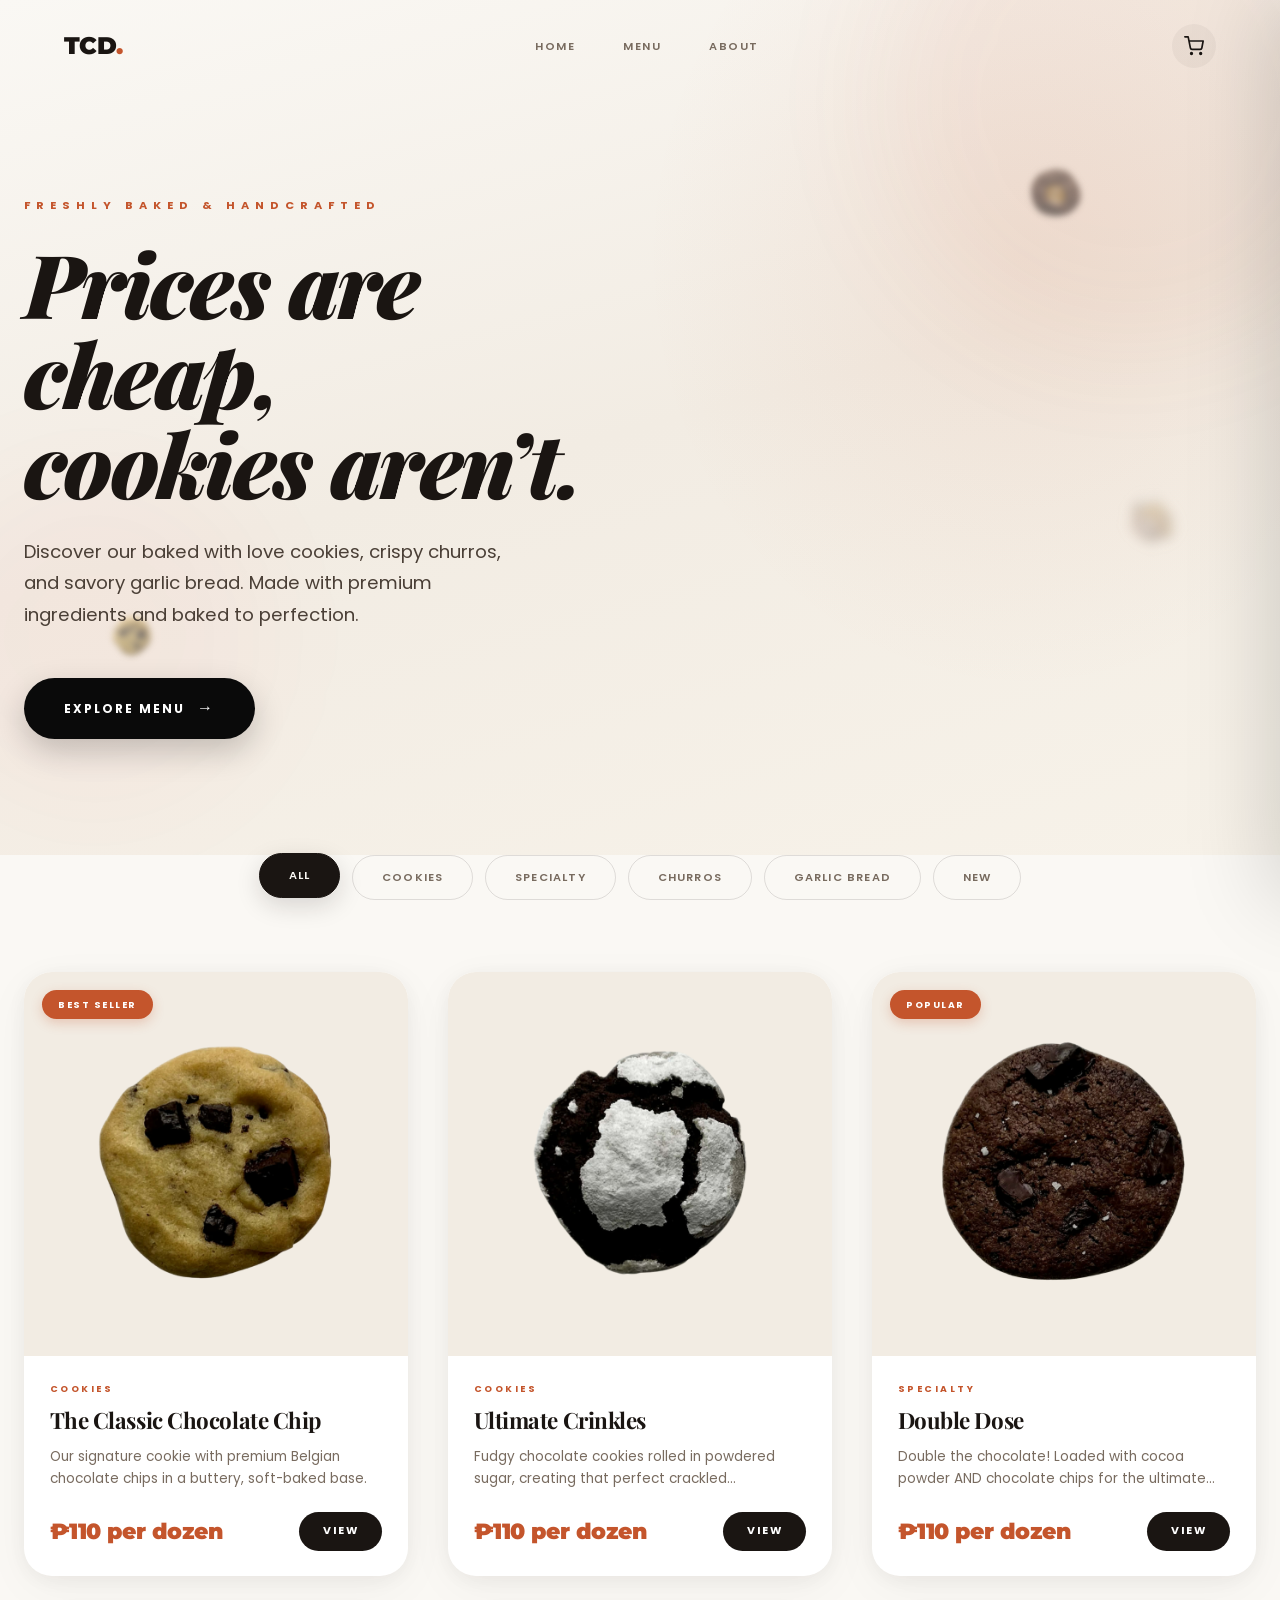
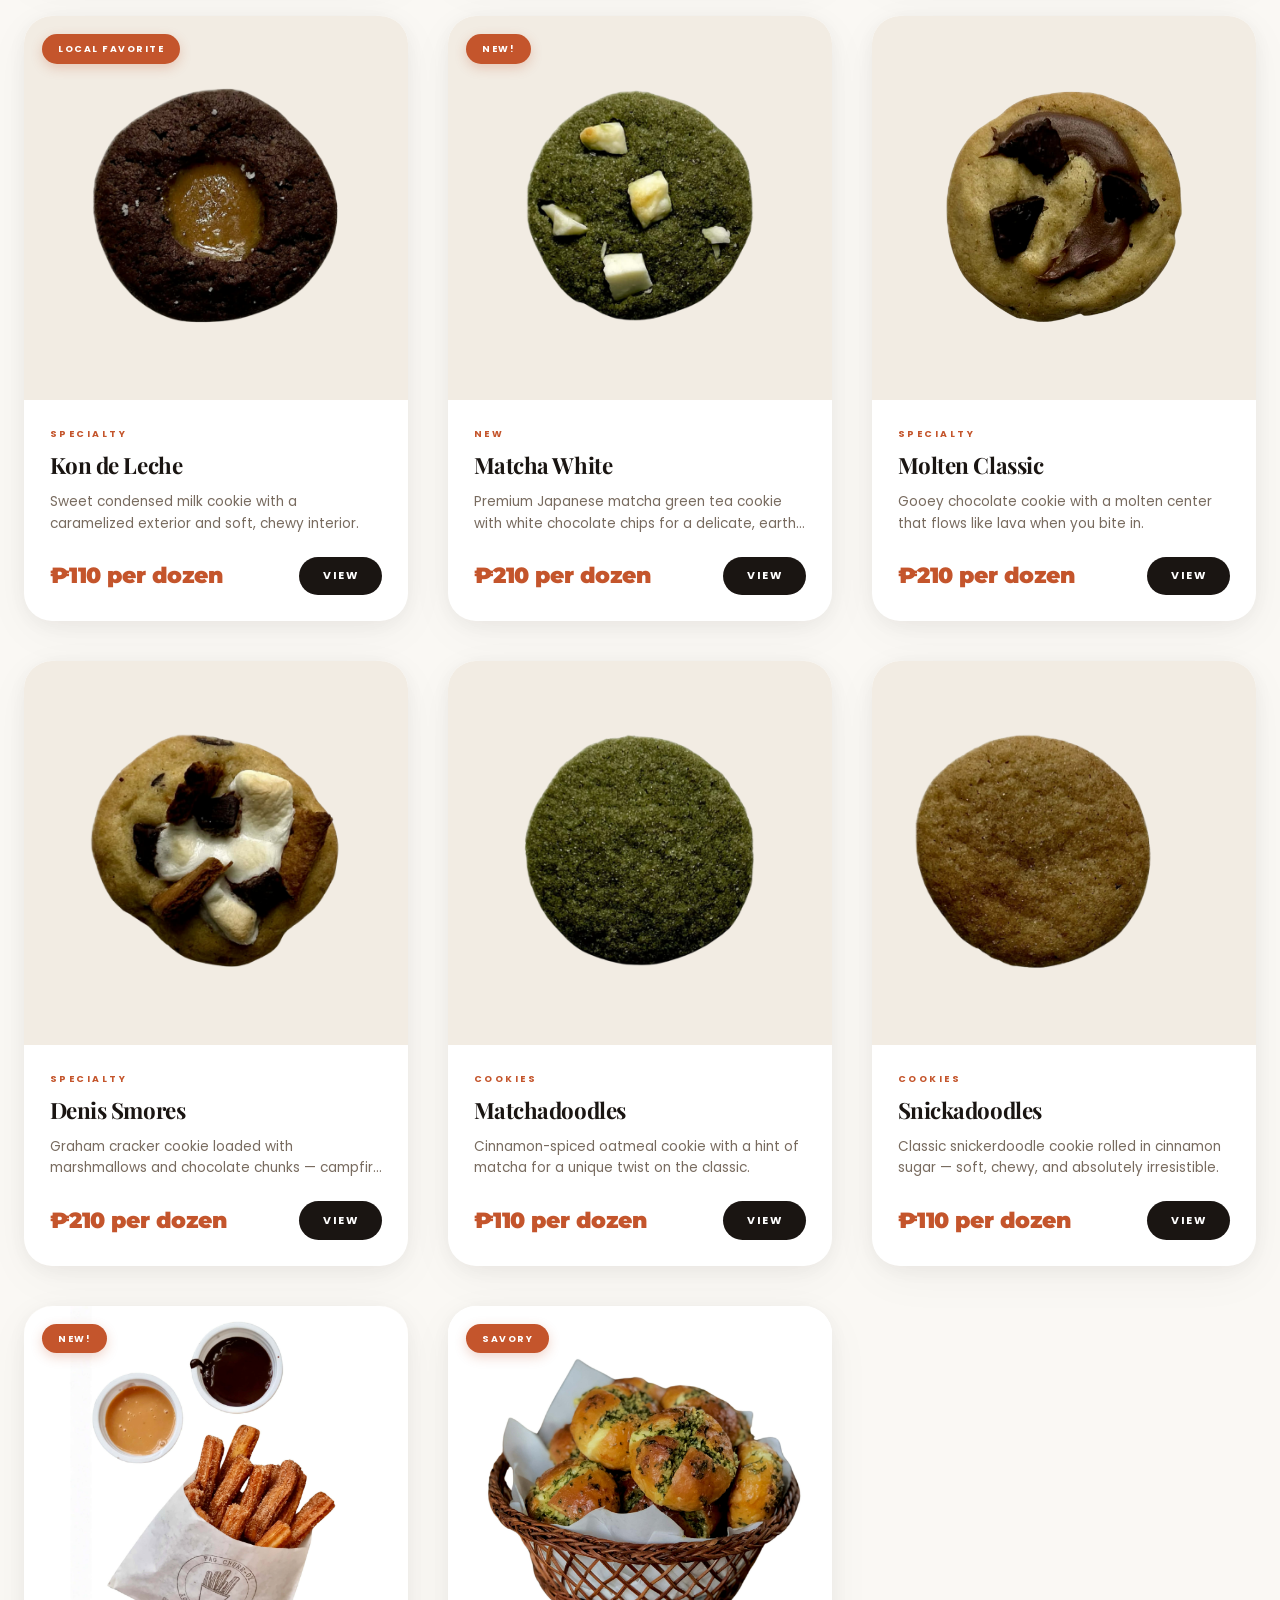
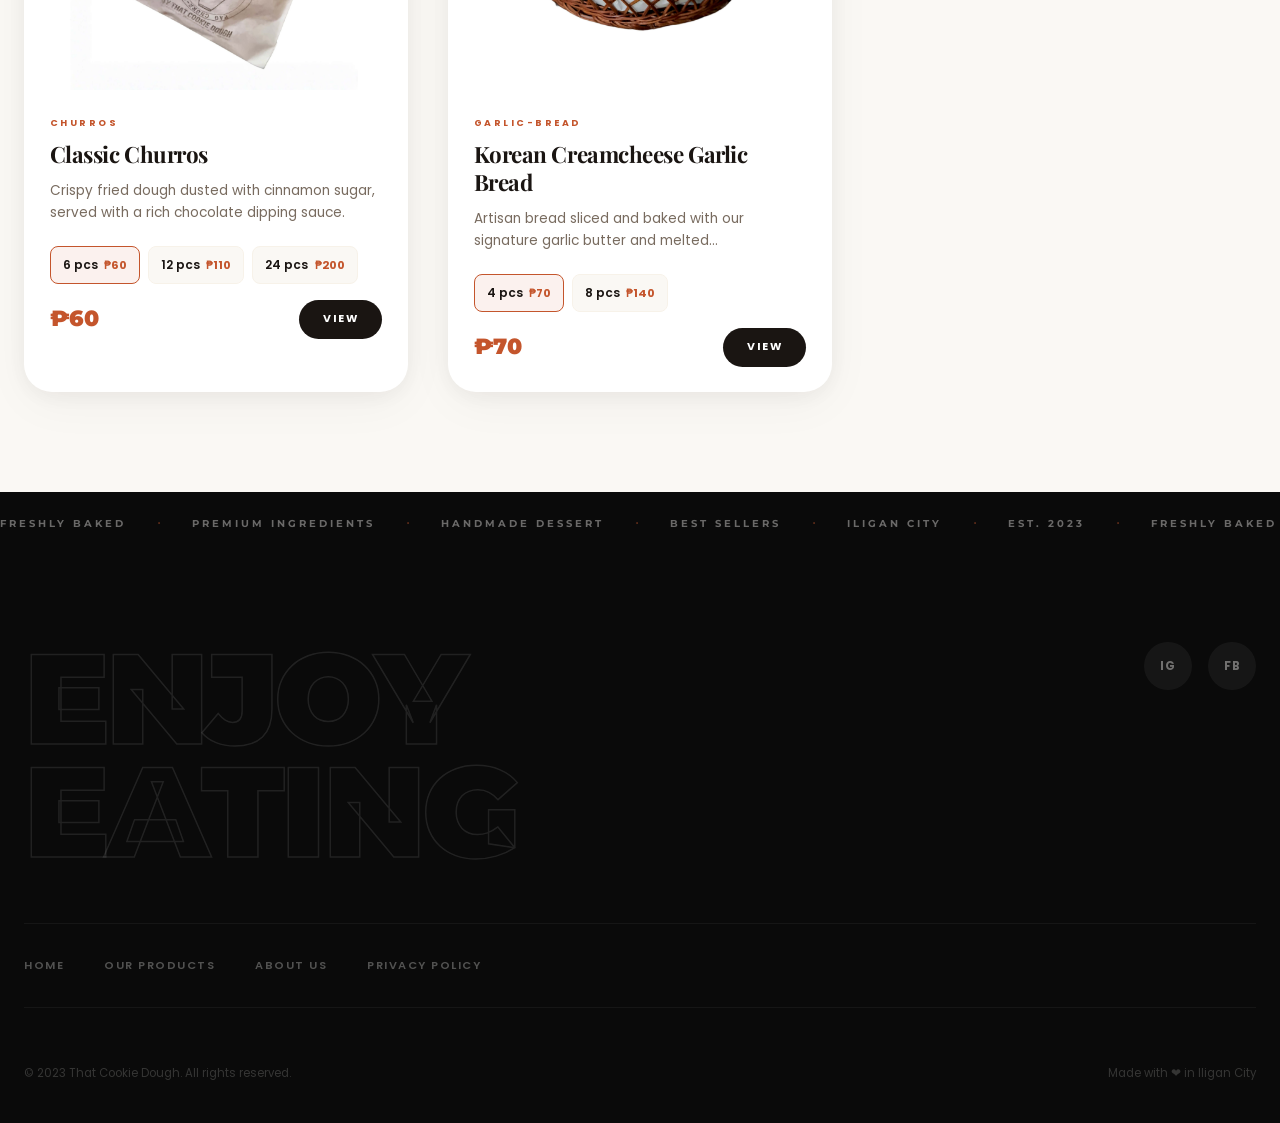
<file: pages/product.html>
<!DOCTYPE html>
<html lang="en">
<head>
  <meta charset="UTF-8" />
  <meta name="viewport" content="width=device-width, initial-scale=1.0, viewport-fit=cover" />
  <title>Menu — That Cookie Dough</title>

  <link rel="preconnect" href="https://fonts.googleapis.com" />
  <link rel="preconnect" href="https://fonts.gstatic.com" crossorigin />
  <link href="https://fonts.googleapis.com/css2?family=Montserrat:wght@700;900&family=Poppins:wght@400;600;700&family=Playfair+Display:ital,wght@0,400;0,700;0,900;1,400;1,700&display=swap" rel="stylesheet" />
<link rel="stylesheet" href="../styles/product.css">
  
</head>
<body>

  <!-- NAV -->
  <nav class="nav-bar" id="main-nav" aria-label="Main navigation">
    <a href="homepage.html" class="logo">TCD<span class="logo-dot">.</span></a>
    <div class="nav-links">
      <a href="homepage.html" class="nav-link">Home</a>
      <a href="product.html" class="nav-link">Menu</a>
      <a href="#" class="nav-link">About</a>
    </div>
    <div class="nav-right">
      <button class="cart-icon-btn" id="cart-toggle" aria-label="Open cart">
        <svg width="20" height="20" viewBox="0 0 24 24" fill="none" stroke="currentColor" stroke-width="2" stroke-linecap="round" stroke-linejoin="round" aria-hidden="true">
          <circle cx="9" cy="21" r="1"/><circle cx="20" cy="21" r="1"/>
          <path d="M1 1h4l2.68 13.39a2 2 0 0 0 2 1.61h9.72a2 2 0 0 0 2-1.61L23 6H6"/>
        </svg>
        <span class="cart-count" id="cart-count">0</span>
      </button>
    </div>
  </nav>

  <!-- HERO SECTION -->
  <section class="hero-section" id="hero">
    <div class="hero-bg-elements" id="parallax-bg">
      <div class="floating-orb orb-1"></div>
      <div class="floating-orb orb-2"></div>
      <img src="../public/images/pictures/kon de leche.png" class="hero-float-img float-1" alt="" aria-hidden="true" onerror="this.src='https://images.unsplash.com/photo-1499636136210-6f4ee915583e?q=80&w=200&auto=format&fit=crop'" />
      <img src="../public/images/pictures/10.png" class="hero-float-img float-2" alt="" aria-hidden="true" onerror="this.src='https://images.unsplash.com/photo-1558961363-fa8fdf82db35?q=80&w=200&auto=format&fit=crop'" />
      <img src="../public/images/pictures/9.png" class="hero-float-img float-3" alt="" aria-hidden="true" onerror="this.style.display='none'" />
    </div>
    <div class="container hero-container">
      <div class="hero-content">
        <p class="hero-eyebrow">Freshly Baked & Handcrafted</p>
        <h1 class="hero-title">Prices are cheap,<br/>cookies aren’t.</h1>
        <p class="hero-subtitle">Discover our  baked with love cookies, crispy churros, and savory garlic bread. Made with premium ingredients and baked to perfection.</p>
        <a href="#products-grid" class="hero-cta" id="hero-cta">Explore Menu</a>
      </div>
      
    </div>
  </section>

  <!-- FILTER SECTION -->
  <section class="filter-section">
    <div class="container">
      <div class="filter-bar">
        <button class="filter-btn active" data-filter="all">All</button>
        <button class="filter-btn" data-filter="cookies">Cookies</button>
        <button class="filter-btn" data-filter="specialty">Specialty</button>
        <button class="filter-btn" data-filter="churros">Churros</button>
        <button class="filter-btn" data-filter="garlic-bread">Garlic Bread</button>
        <button class="filter-btn" data-filter="new">New</button>
      </div>
    </div>
  </section>

  <!-- PRODUCTS GRID -->
  <section class="products-section">
    <div class="container">
      <div class="products-grid" id="products-grid">
        <!-- Products will be injected via JavaScript -->
      </div>
    </div>
  </section>

  <!-- MARQUEE STRIP -->
  <div class="marquee-strip" aria-hidden="true">
    <div class="marquee-strip-track">
      <div class="marquee-strip-content">
        <span>Freshly Baked</span><span class="ms-dot">·</span>
        <span>Premium Ingredients</span><span class="ms-dot">·</span>
        <span>Handmade Dessert</span><span class="ms-dot">·</span>
        <span>Best Sellers</span><span class="ms-dot">·</span>
        <span>Iligan City</span><span class="ms-dot">·</span>
        <span>Est. 2023</span><span class="ms-dot">·</span>
        <span>Freshly Baked</span><span class="ms-dot">·</span>
        <span>Premium Ingredients</span><span class="ms-dot">·</span>
        <span>Handmade Dessert</span><span class="ms-dot">·</span>
        <span>Best Sellers</span><span class="ms-dot">·</span>
        <span>Iligan City</span><span class="ms-dot">·</span>
        <span>Est. 2023</span><span class="ms-dot">·</span>
      </div>
    </div>
  </div>

  <!-- FOOTER -->
  <footer id="footer">
    <div class="container">
      <div class="footer-top">
        <div>
          <div class="footer-enjoy">ENJOY</div>
          <div class="footer-enjoy">EATING</div>
        </div>
        <div class="footer-socials">
          <a href="https://www.instagram.com/that.cookie.dough.iligan" class="social-btn" aria-label="Instagram" target = "_blank">IG</a>
          <a href="https://web.facebook.com/ThatCookieDoughIligan" class="social-btn" aria-label="Facebook" target = "_blank">FB</a>
        </div>
      </div>
      <nav class="footer-links" aria-label="Footer navigation">
        <a class="footer-link" href="homepage.html">Home</a>
        <a class="footer-link" href="product.html">Our Products</a>
        <a class="footer-link" href="#">About Us</a>
        <a class="footer-link" href="#">Privacy Policy</a>
      </nav>
      <div class="footer-bottom">
        <p>© 2023 That Cookie Dough. All rights reserved.</p>
        <p>Made with ❤ in Iligan City</p>
      </div>
    </div>
  </footer>

  <!-- CART PANEL -->
  <div class="cart-overlay" id="cart-overlay" aria-hidden="true"></div>

  <aside class="cart-panel" id="cart-panel" aria-label="Shopping cart">
    <div class="cart-panel-header">
      <h2 class="cart-panel-title">Your Cart</h2>
      <button class="cart-close-btn" id="cart-close" aria-label="Close cart">✕</button>
    </div>
    <div class="cart-items" id="cart-items">
      <div class="cart-empty" id="cart-empty">
        <span class="cart-empty-icon">🛒</span>
        <p>Your cart is empty.</p>
        <p class="cart-empty-sub">Add some treats to get started!</p>
      </div>
    </div>
    <div class="cart-footer" id="cart-footer">
      <div class="cart-total-row">
        <span>Total</span>
        <span class="cart-total-amount" id="cart-total">₱0</span>
      </div>
      <button class="btn-checkout" id="btn-checkout">Proceed to Checkout</button>
    </div>
  </aside>

  <div class="add-feedback-wrap" id="add-feedback-wrap" aria-live="polite"></div>

  <!-- SCRIPTS -->
  <script>
    (function() {
      'use strict';

      // Product Data - matches PRODUCT_MEDIA_REGISTRY from productinfo.html
      const products = [
        {
          id: 'classic',
          name: 'The Classic Chocolate Chip',
          price: 110,
          category: 'cookies',
          desc: 'Our signature cookie with premium Belgian chocolate chips in a buttery, soft-baked base.',
          images: "/../public/images/pictures/theclassic.png",
          badge: 'Best Seller'
        },
        {
          id: 'crinkles',
          name: 'Ultimate Crinkles',
          price: 110,
          category: 'cookies',
          desc: 'Fudgy chocolate cookies rolled in powdered sugar, creating that perfect crackled appearance.',
          images: "/../public/images/pictures/crinkle.png",
          badge: null
        },
        {
          id: 'double',
          name: 'Double Dose',
          price: 110,
          category: 'specialty',
          desc: 'Double the chocolate! Loaded with cocoa powder AND chocolate chips for the ultimate chocolate experience.',
          images: "/../public/images/pictures/doubledose.png",
          badge: 'Popular'
        },
        {
          id: 'kon-de-leche',
          name: 'Kon de Leche',
          price: 110,
          category: 'specialty',
          desc: 'Sweet condensed milk cookie with a caramelized exterior and soft, chewy interior.',
          images: '../public/assets/pictures/kon de leche.png',
          badge: 'Local Favorite'
        },
        {
          id: 'matcha-white',
          name: 'Matcha White',
          price: 210,
          category: 'new',
          desc: 'Premium Japanese matcha green tea cookie with white chocolate chips for a delicate, earthy sweetness.',
          images: '../public/assets/pictures/matcha white.png',
          badge: 'New!'
        },
        {
          id: 'molten-classic',
          name: 'Molten Classic',
          price: 210,
          category: 'specialty',
          desc: 'Gooey chocolate cookie with a molten center that flows like lava when you bite in.',
          images: "/../public/images/pictures/molten.png",
          badge: null
        },
        {
          id: 'denis-smores',
          name: 'Denis Smores',
          price: 210,
          category: 'specialty',
          desc: 'Graham cracker cookie loaded with marshmallows and chocolate chunks — campfire vibes in every bite.',
          images: '../public/assets/pictures/denis smores.png',
          badge: null
        },
        {
          id: 'matchadoodles',
          name: 'Matchadoodles',
          price: 110,
          category: 'cookies',
          desc: 'Cinnamon-spiced oatmeal cookie with a hint of matcha for a unique twist on the classic.',
          images: '../public/assets/cookei/matchadoodles.png',
          badge: null
        },
        {
          id: 'snickadoodles',
          name: 'Snickadoodles',
          price: 110,
          category: 'cookies',
          desc: 'Classic snickerdoodle cookie rolled in cinnamon sugar — soft, chewy, and absolutely irresistible.',
          images: '../public/assets/cookei/snickadoodles.png',
          badge: null
        },
        {
          id: 'classic-churros',
          name: 'Classic Churros',
          category: 'churros',
          desc: 'Crispy fried dough dusted with cinnamon sugar, served with a rich chocolate dipping sauce.',
          images: '../public/assets/CHURROS 1.jpeg',
          badge: 'New!',
          prices: {
            '6 pcs': 60,
            '12 pcs': 110,
            '24 pcs': 200
          }
        },
        {
          id: 'premium-garlic-bread',
          name: 'Korean Creamcheese Garlic Bread',
          category: 'garlic-bread',
          desc: 'Artisan bread sliced and baked with our signature garlic butter and melted creamcheese until golden crisp.',
          images: '../public/assets/BREAD 1.jpeg',
          badge: 'Savory',
          prices: {
            '4 pcs': 70,
            '8 pcs': 140
          }
        }
      ];

      // DOM Elements
      const productsGrid = document.getElementById('products-grid');
      const cartToggle = document.getElementById('cart-toggle');
      const cartPanel = document.getElementById('cart-panel');
      const cartOverlay = document.getElementById('cart-overlay');
      const cartClose = document.getElementById('cart-close');
      const cartItems = document.getElementById('cart-items');
      const cartEmpty = document.getElementById('cart-empty');
      const cartFooter = document.getElementById('cart-footer');
      const cartCount = document.getElementById('cart-count');
      const cartTotal = document.getElementById('cart-total');
      const cartFeedbackWrap = document.getElementById('add-feedback-wrap');

      // Cart State
      let cart = JSON.parse(localStorage.getItem('tcd-cart') || '[]');

      // Nav scroll effect
      const nav = document.getElementById('main-nav');
      window.addEventListener('scroll', () => {
        nav.classList.toggle('scrolled', window.scrollY > 30);
      }, { passive: true });

      // Render Products
      function renderProducts(filter = 'all') {
        const filtered = filter === 'all' 
          ? products 
          : products.filter(p => p.category === filter);

        productsGrid.innerHTML = filtered.map((product, index) => {
          // Check if product has multiple price options
          const hasMultiplePrices = product.prices && typeof product.prices === 'object';
          const priceKeys = hasMultiplePrices ? Object.keys(product.prices) : [];
          const defaultPrice = hasMultiplePrices ? product.prices[priceKeys[0]] : product.price;
          // Display "per dozen" for products with single price (cookies)
          const perDozenText = hasMultiplePrices ? '' : ' per dozen';
          const displayPrice = `₱${defaultPrice}${perDozenText}`;
          
          // Generate size options HTML for products with multiple prices
          const sizeOptionsHTML = hasMultiplePrices ? `
            <div class="size-options" data-product-id="${product.id}">
              ${priceKeys.map((key, idx) => `
                <label class="size-option">
                  <input type="radio" name="size-${product.id}" value="${product.prices[key]}" ${idx === 0 ? 'checked' : ''} />
                  <span class="size-label">${key}</span>
                  <span class="size-price">₱${product.prices[key]}</span>
                </label>
              `).join('')}
            </div>
          ` : '';

          return `
            <article class="product-card" data-id="${product.id}" style="animation-delay: ${index * 0.05}s">
              <div class="product-card-inner">
                <div class="card-image-wrap">
                  <img class="card-image" src="${product.images}" alt="${product.name}" loading="lazy" onerror="this.src='https://images.unsplash.com/photo-1499636136210-6f4ee915583e?q=80&w=500&auto=format&fit=crop'" />
                  ${product.badge ? `<span class="card-badge">${product.badge}</span>` : ''}
                  <button class="card-quick-add" aria-label="Quick add ${product.name}" data-id="${product.id}" data-price="${defaultPrice}">
                    <svg viewBox="0 0 24 24" fill="none" stroke="currentColor" stroke-width="2.5" stroke-linecap="round" stroke-linejoin="round">
                      <line x1="12" y1="5" x2="12" y2="19"></line>
                      <line x1="5" y1="12" x2="19" y2="12"></line>
                    </svg>
                  </button>
                </div>
                <div class="card-content">
                  <p class="card-category">${product.category}</p>
                  <h3 class="card-title">${product.name}</h3>
                  <p class="card-desc">${product.desc}</p>
                  ${sizeOptionsHTML}
                  <div class="card-footer">
                    <span class="card-price" id="price-${product.id}">${displayPrice}</span>
                    <a href="productinfo.html?id=${product.id}&name=${encodeURIComponent(product.name)}&price=${defaultPrice}&desc=${encodeURIComponent(product.desc)}&category=${product.category}" class="card-btn">View</a>
                  </div>
                </div>
              </div>
            </article>
          `;
        }).join('');

        // Apply 3D Hover effect on newly rendered cards
        const cards = document.querySelectorAll('.product-card');
        cards.forEach(card => {
          const inner = card.querySelector('.product-card-inner');
          
          card.addEventListener('mousemove', (e) => {
            const rect = card.getBoundingClientRect();
            const x = e.clientX - rect.left;
            const y = e.clientY - rect.top;
            const centerX = rect.width / 2;
            const centerY = rect.height / 2;
            
            // Calculate tilt angle based on mouse position
            const rotateX = ((y - centerY) / centerY) * -8; // Max 8 degrees tilt
            const rotateY = ((x - centerX) / centerX) * 8;
            
            // Pop the specific elements inside
            inner.style.transform = `scale(1.02) rotateX(${rotateX}deg) rotateY(${rotateY}deg)`;
            inner.style.boxShadow = `
              ${(centerX - x) * 0.15}px ${(centerY - y) * 0.15}px 30px rgba(47,33,25,0.15),
              0 20px 40px rgba(47,33,25,0.1)
            `;
          });
          
          card.addEventListener('mouseleave', () => {
             inner.style.transform = 'scale(1) rotateX(0) rotateY(0)';
             inner.style.boxShadow = 'var(--shadow-card)';
          });
        });

        // Add click handlers to cards
        document.querySelectorAll('.product-card').forEach(card => {
          card.addEventListener('click', (e) => {
            if (!e.target.closest('.card-quick-add')) {
              const id = card.dataset.id;
              const product = products.find(p => p.id === id);
              if (product) {
                // Get the correct price for products with multiple prices
                const price = product.prices ? Object.values(product.prices)[0] : product.price;
                window.location.href = `productinfo.html?id=${product.id}&name=${encodeURIComponent(product.name)}&price=${price}&desc=${encodeURIComponent(product.desc)}&category=${product.category}`;
              }
            }
          });
        });

        // Quick add handlers
        document.querySelectorAll('.card-quick-add').forEach(btn => {
          btn.addEventListener('click', (e) => {
            e.stopPropagation();
            const id = btn.dataset.id;
            const product = products.find(p => p.id === id);
            if (product) {
              // Get the selected price - check if there's a selected radio button
              let price = product.price || product.prices ? Object.values(product.prices)[0] : 0;
              
              // If product has multiple prices, get the selected one
              if (product.prices) {
                const selectedRadio = document.querySelector(`input[name="size-${id}"]:checked`);
                if (selectedRadio) {
                  price = parseInt(selectedRadio.value);
                }
              }
              
              addToCart(product.id, product.name, price, 1);
            }
          });
        });

        // Size option handlers - update price display and button data
        document.querySelectorAll('.size-options').forEach(optionsDiv => {
          const productId = optionsDiv.dataset.productId;
          const priceDisplay = document.getElementById(`price-${productId}`);
          const quickAddBtn = document.querySelector(`.card-quick-add[data-id="${productId}"]`);
          
          optionsDiv.querySelectorAll('input[type="radio"]').forEach(radio => {
            radio.addEventListener('change', (e) => {
              const selectedPrice = e.target.value;
              // For multi-price products (churros, garlic bread), don't add "per dozen"
              const perDozenText = '';
              if (priceDisplay) {
                priceDisplay.textContent = `₱${selectedPrice}${perDozenText}`;
              }
              if (quickAddBtn) {
                quickAddBtn.dataset.price = selectedPrice;
              }
            });
          });
        });
      }

      // Filter buttons
      document.querySelectorAll('.filter-btn').forEach(btn => {
        btn.addEventListener('click', () => {
          document.querySelectorAll('.filter-btn').forEach(b => b.classList.remove('active'));
          btn.classList.add('active');
          renderProducts(btn.dataset.filter);
        });
      });

      // Cart Functions
      function saveCart() {
        localStorage.setItem('tcd-cart', JSON.stringify(cart));
      }

      function openCart() {
        cartPanel.classList.add('open');
        cartOverlay.classList.add('active');
        document.body.style.overflow = 'hidden';
      }

      function closeCart() {
        cartPanel.classList.remove('open');
        cartOverlay.classList.remove('active');
        document.body.style.overflow = '';
      }

      cartToggle.addEventListener('click', openCart);
      cartClose.addEventListener('click', closeCart);
      cartOverlay.addEventListener('click', closeCart);

      function renderCart() {
        const total = cart.reduce((s, i) => s + i.price * i.qty, 0);
        const count = cart.reduce((s, i) => s + i.qty, 0);

        cartCount.textContent = count;
        cartCount.classList.toggle('has-items', count > 0);
        cartTotal.textContent = '₱' + total.toLocaleString();
        
        // Remove existing items
        document.querySelectorAll('.cart-item').forEach(el => el.remove());

        if (cart.length === 0) {
          cartEmpty.style.display = 'flex';
          cartFooter.style.display = 'none';
          saveCart();
          return;
        }

        cartEmpty.style.display = 'none';
        cartFooter.style.display = 'block';

        cart.forEach(item => {
          const el = document.createElement('div');
          el.className = 'cart-item';
          el.innerHTML = `
            <div class="cart-item-info">
              <span class="cart-item-name">${item.name}</span>
              <span class="cart-item-price">₱${(item.price * item.qty).toLocaleString()}</span>
            </div>
            <div class="cart-item-controls">
              <button class="cart-qty-btn" aria-label="Decrease">−</button>
              <span class="cart-qty-num">${item.qty}</span>
              <button class="cart-qty-btn" aria-label="Increase">+</button>
              <button class="cart-remove-btn" aria-label="Remove">✕</button>
            </div>`;
          
          el.querySelectorAll('.cart-qty-btn')[0].addEventListener('click', () => {
            item.qty--;
            if (item.qty <= 0) cart = cart.filter(c => c.id !== item.id);
            renderCart();
          });
          el.querySelectorAll('.cart-qty-btn')[1].addEventListener('click', () => {
            item.qty++;
            renderCart();
          });
          el.querySelector('.cart-remove-btn').addEventListener('click', () => {
            cart = cart.filter(c => c.id !== item.id);
            renderCart();
          });
          cartItems.appendChild(el);
        });
        saveCart();
      }

      function addToCart(id, name, price, quantity) {
        const existing = cart.find(i => i.id === id);
        if (existing) existing.qty += quantity;
        else cart.push({ id, name, price: Number(price), qty: quantity });
        renderCart();
        showAddFeedback(name);
      }

      function showAddFeedback(name) {
        const el = document.createElement('div');
        el.className = 'add-feedback';
        el.textContent = `"${name}" added to cart!`;
        cartFeedbackWrap.appendChild(el);
        requestAnimationFrame(() => el.classList.add('show'));
        setTimeout(() => {
          el.classList.remove('show');
          el.addEventListener('transitionend', () => el.remove(), { once: true });
        }, 2200);
      }

      // Checkout button
      document.getElementById('btn-checkout').addEventListener('click', () => {
        if (cart.length === 0) {
          alert('Your cart is empty. Add some treats first!');
          return;
        }
        // Build URL with cart items
        const cartParam = cart.map(item => `${item.id}:${item.qty}`).join(',');
        window.location.href = `productinfo.html?cart=${encodeURIComponent(cartParam)}&fromCart=true`;
      });

      // Initial render
      renderProducts();
      renderCart();

      // -- GOD-TIER 3D & PARALLAX LOGIC --
      const hero3DCard = document.getElementById('hero-3d-card');
      const hero3DImg = document.getElementById('hero-3d-img');
      const parallaxBg = document.getElementById('parallax-bg');
      const floatImgs = document.querySelectorAll('.hero-float-img');
      
      if (hero3DCard && parallaxBg) {
        document.addEventListener('mousemove', (e) => {
          const x = e.clientX / window.innerWidth;
          const y = e.clientY / window.innerHeight;

          // Hero Card 3D Tilt
          const cardRect = hero3DCard.getBoundingClientRect();
          const cardCenterX = cardRect.left + cardRect.width / 2;
          const cardCenterY = cardRect.top + cardRect.height / 2;
          const rotateY = ((e.clientX - cardCenterX) / cardRect.width) * 20; // Max 20deg
          const rotateX = ((e.clientY - cardCenterY) / cardRect.height) * -20; // Max -20deg

          // Apply rotation with a subtle shine effect
          hero3DCard.style.transform = `rotateX(${rotateX}deg) rotateY(${rotateY}deg)`;
          hero3DImg.style.transform = `translateZ(100px) rotate(${x * -8}deg) scale(1.1)`;

          // Parallax background items
          floatImgs[0].style.transform = `translate(${x * 60}px, ${y * 40}px) rotate(15deg)`;
          floatImgs[1].style.transform = `translate(${x * -70}px, ${y * -50}px) rotate(-25deg)`;
          floatImgs[2].style.transform = `translate(${x * 40}px, ${y * -80}px) rotate(45deg)`;
        });
        
        // Reset nicely when off screen tracking isn't possible, nicely centers
        document.addEventListener('mouseleave', () => {
          hero3DCard.style.transform = `rotateX(0deg) rotateY(0deg)`;
          hero3DImg.style.transform = `translateZ(80px) rotate(-15deg) scale(1)`;
          floatImgs[0].style.transform = `translate(0px, 0px) rotate(15deg)`;
          floatImgs[1].style.transform = `translate(0px, 0px) rotate(-25deg)`;
          floatImgs[2].style.transform = `translate(0px, 0px) rotate(45deg)`;
        });
      }

      // Smooth scroll for CTA
      const heroCta = document.getElementById('hero-cta');
      if (heroCta) {
        heroCta.addEventListener('click', (e) => {
          e.preventDefault();
          const target = document.getElementById('products-grid');
          const offset = 100; // Account for fixed nav
          const top = target.getBoundingClientRect().top + window.scrollY - offset;
          window.scrollTo({ top, behavior: 'smooth' });
        });
      }

    })();
  </script>
</body>
</html>
</file>
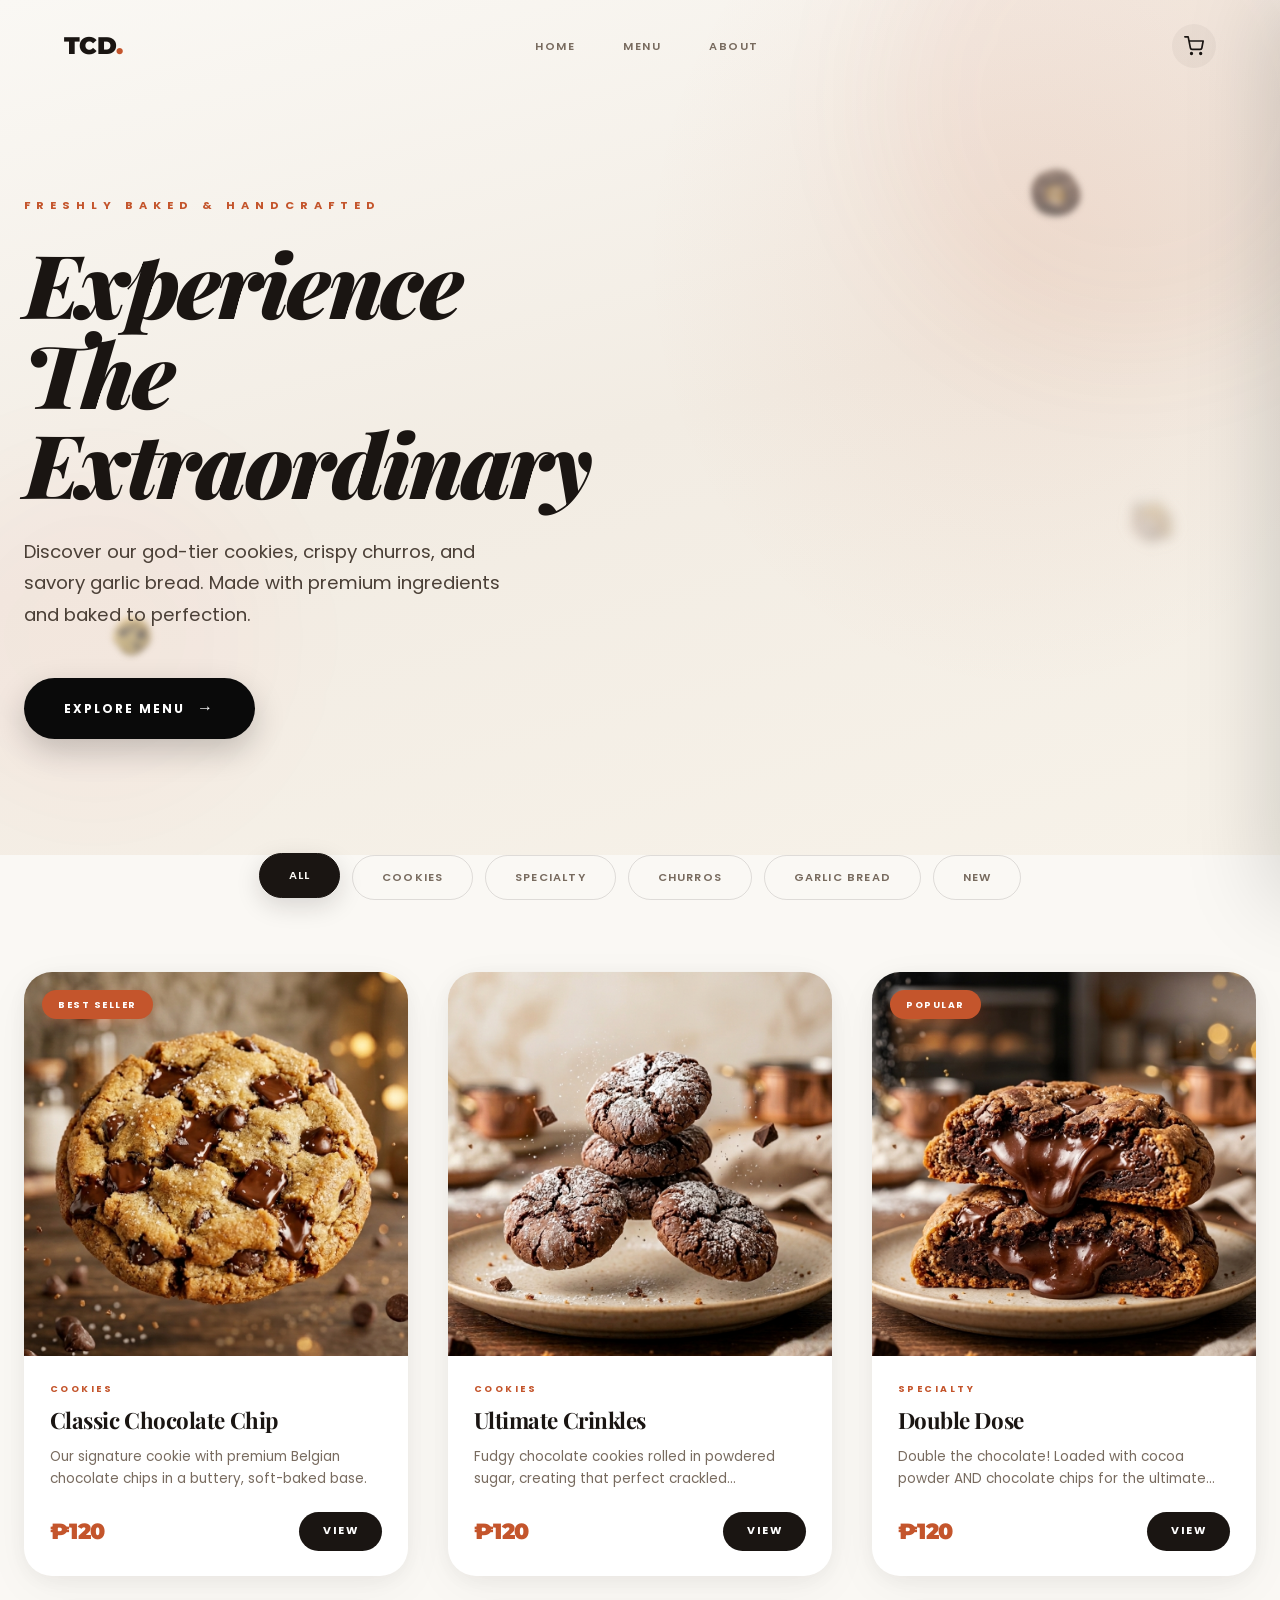
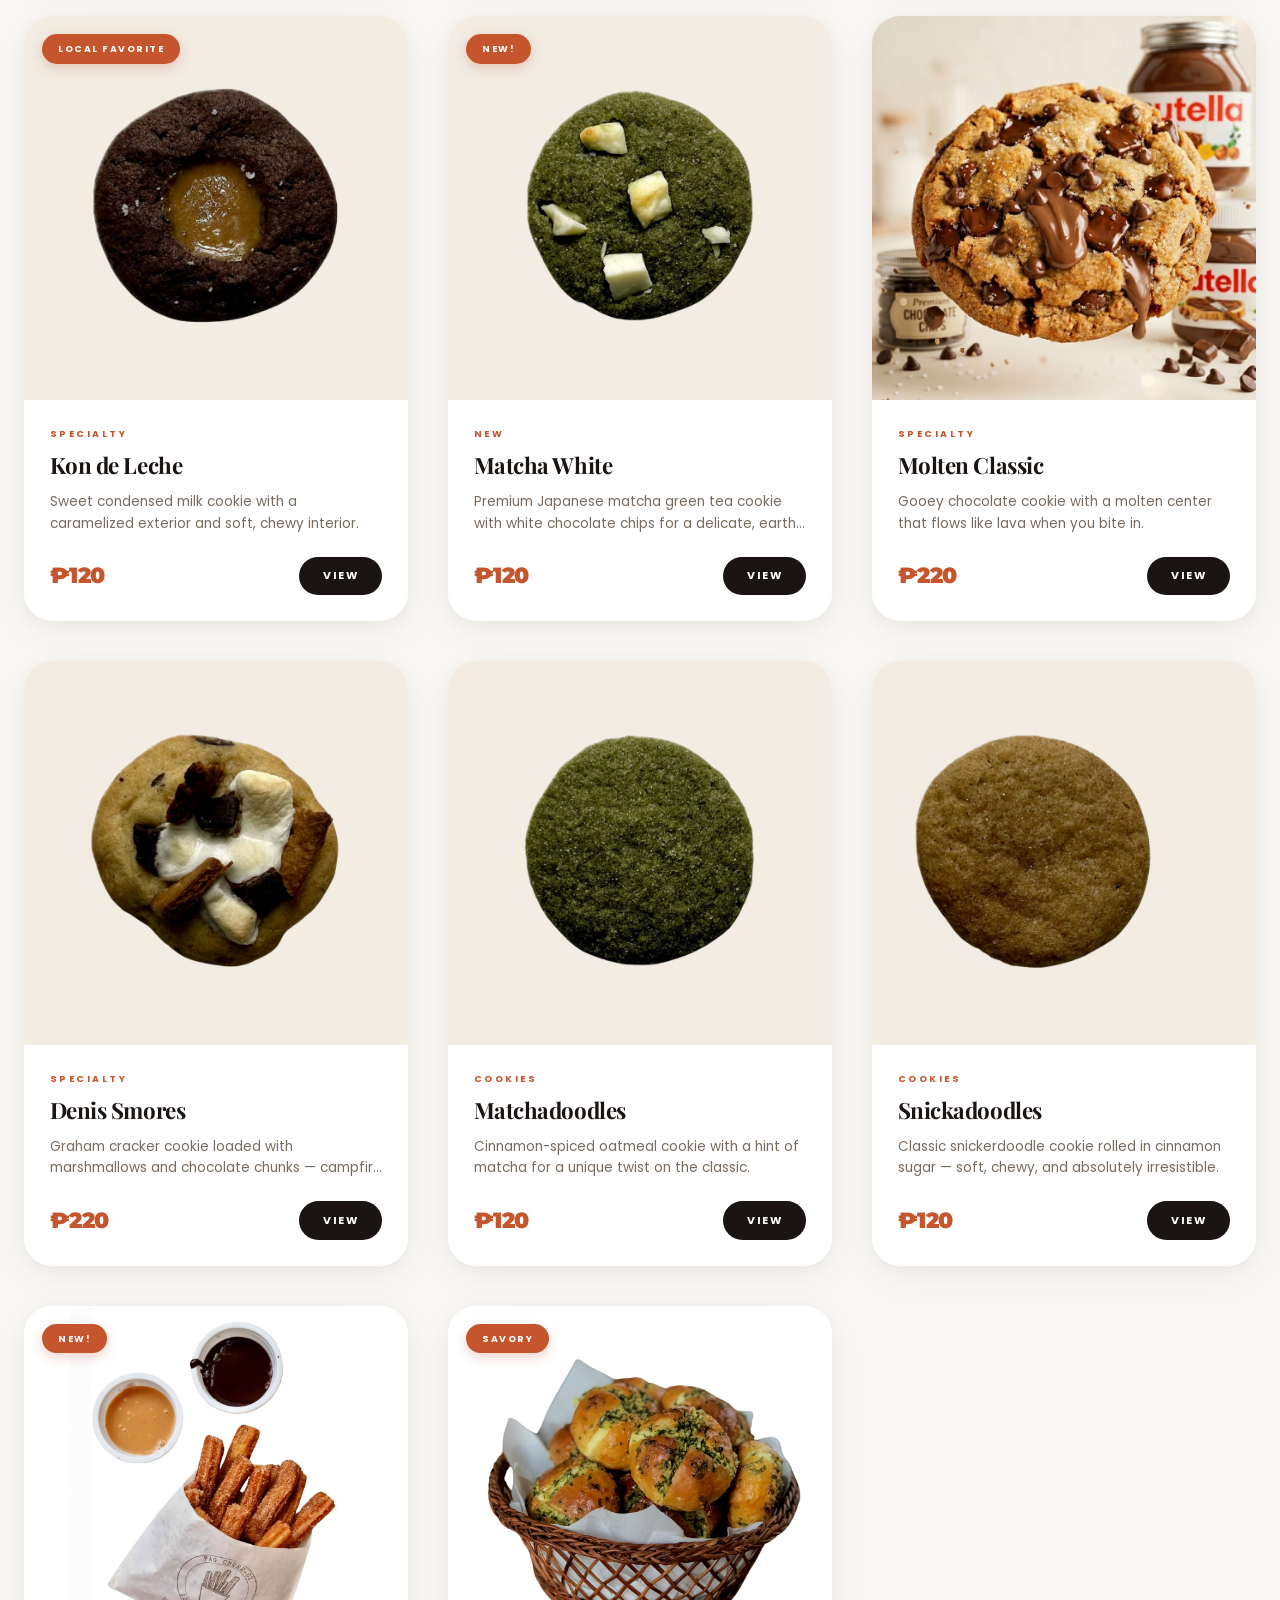
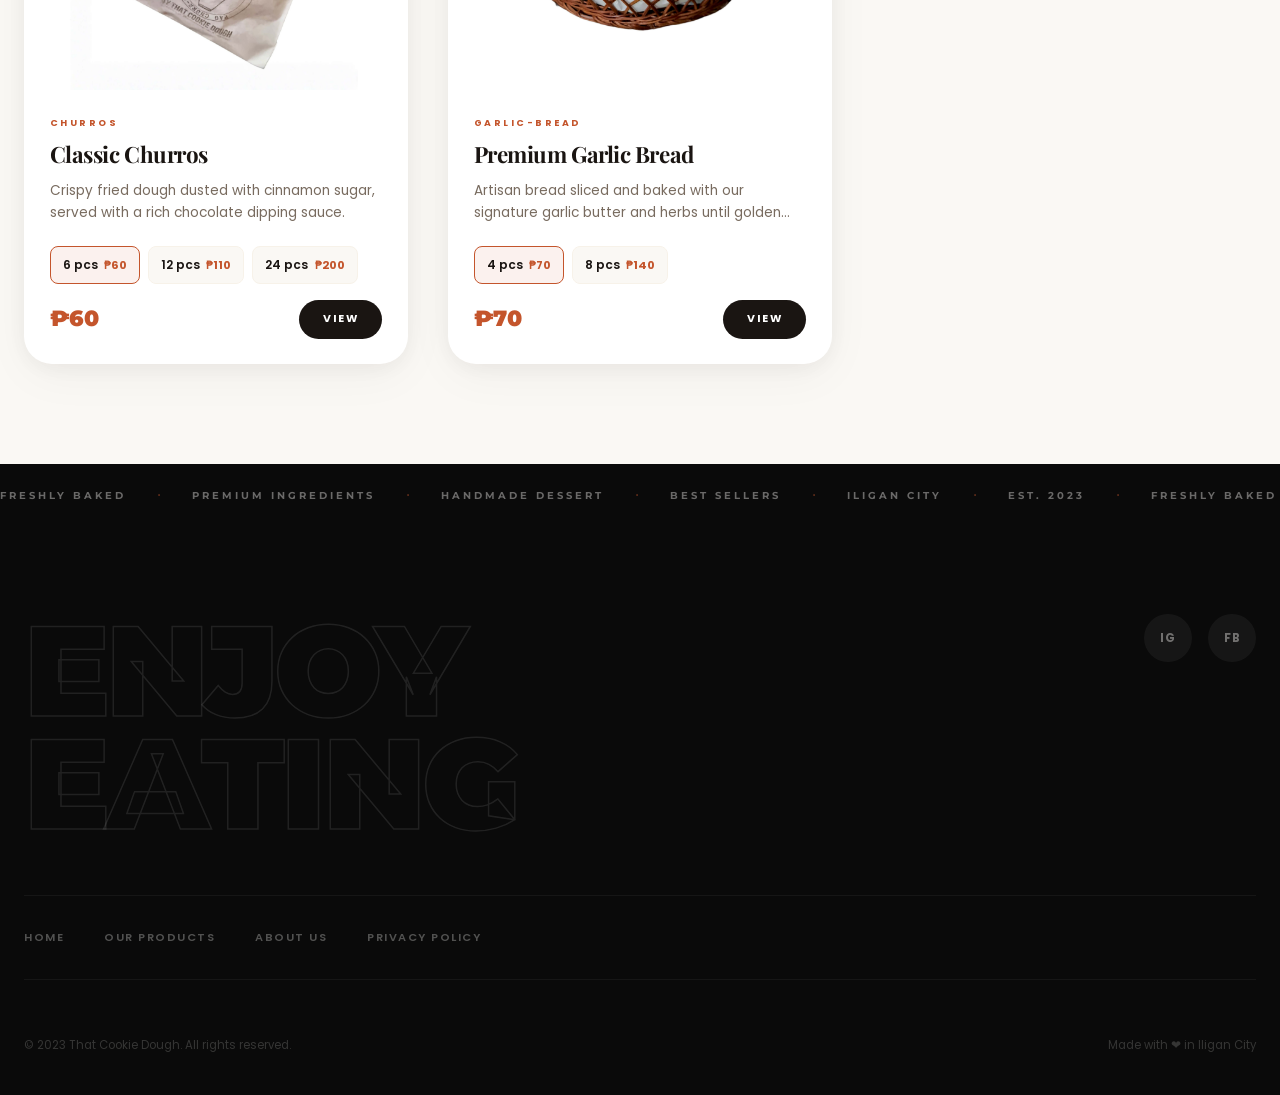
<file: pages/product2.html>
<!DOCTYPE html>
<html lang="en">
<head>
  <meta charset="UTF-8" />
  <meta name="viewport" content="width=device-width, initial-scale=1.0, viewport-fit=cover" />
  <title>Menu — That Cookie Dough</title>

  <link rel="preconnect" href="https://fonts.googleapis.com" />
  <link rel="preconnect" href="https://fonts.gstatic.com" crossorigin />
  <link href="https://fonts.googleapis.com/css2?family=Montserrat:wght@700;900&family=Poppins:wght@400;600;700&family=Playfair+Display:ital,wght@0,400;0,700;0,900;1,400;1,700&display=swap" rel="stylesheet" />
<link rel="stylesheet" href="../styles/product.css">
  
</head>
<body>

  <!-- NAV -->
  <nav class="nav-bar" id="main-nav" aria-label="Main navigation">
    <a href="homepage.html" class="logo">TCD<span class="logo-dot">.</span></a>
    <div class="nav-links">
      <a href="homepage.html" class="nav-link">Home</a>
      <a href="product.html" class="nav-link">Menu</a>
      <a href="#" class="nav-link">About</a>
    </div>
    <div class="nav-right">
      <button class="cart-icon-btn" id="cart-toggle" aria-label="Open cart">
        <svg width="20" height="20" viewBox="0 0 24 24" fill="none" stroke="currentColor" stroke-width="2" stroke-linecap="round" stroke-linejoin="round" aria-hidden="true">
          <circle cx="9" cy="21" r="1"/><circle cx="20" cy="21" r="1"/>
          <path d="M1 1h4l2.68 13.39a2 2 0 0 0 2 1.61h9.72a2 2 0 0 0 2-1.61L23 6H6"/>
        </svg>
        <span class="cart-count" id="cart-count">0</span>
      </button>
    </div>
  </nav>

  <!-- HERO SECTION -->
  <section class="hero-section" id="hero">
    <div class="hero-bg-elements" id="parallax-bg">
      <div class="floating-orb orb-1"></div>
      <div class="floating-orb orb-2"></div>
      <img src="../public/images/pictures/kon de leche.png" class="hero-float-img float-1" alt="" aria-hidden="true" onerror="this.src='https://images.unsplash.com/photo-1499636136210-6f4ee915583e?q=80&w=200&auto=format&fit=crop'" />
      <img src="../public/images/pictures/10.png" class="hero-float-img float-2" alt="" aria-hidden="true" onerror="this.src='https://images.unsplash.com/photo-1558961363-fa8fdf82db35?q=80&w=200&auto=format&fit=crop'" />
      <img src="../public/images/pictures/9.png" class="hero-float-img float-3" alt="" aria-hidden="true" onerror="this.style.display='none'" />
    </div>
    <div class="container hero-container">
      <div class="hero-content">
        <p class="hero-eyebrow">Freshly Baked & Handcrafted</p>
        <h1 class="hero-title">Experience<br/>The Extraordinary</h1>
        <p class="hero-subtitle">Discover our god-tier cookies, crispy churros, and savory garlic bread. Made with premium ingredients and baked to perfection.</p>
        <a href="#products-grid" class="hero-cta" id="hero-cta">Explore Menu</a>
      </div>
      
    </div>
  </section>

  <!-- FILTER SECTION -->
  <section class="filter-section">
    <div class="container">
      <div class="filter-bar">
        <button class="filter-btn active" data-filter="all">All</button>
        <button class="filter-btn" data-filter="cookies">Cookies</button>
        <button class="filter-btn" data-filter="specialty">Specialty</button>
        <button class="filter-btn" data-filter="churros">Churros</button>
        <button class="filter-btn" data-filter="garlic-bread">Garlic Bread</button>
        <button class="filter-btn" data-filter="new">New</button>
      </div>
    </div>
  </section>

  <!-- PRODUCTS GRID -->
  <section class="products-section">
    <div class="container">
      <div class="products-grid" id="products-grid">
        <!-- Products will be injected via JavaScript -->
      </div>
    </div>
  </section>

  <!-- MARQUEE STRIP -->
  <div class="marquee-strip" aria-hidden="true">
    <div class="marquee-strip-track">
      <div class="marquee-strip-content">
        <span>Freshly Baked</span><span class="ms-dot">·</span>
        <span>Premium Ingredients</span><span class="ms-dot">·</span>
        <span>Handmade Dessert</span><span class="ms-dot">·</span>
        <span>Best Sellers</span><span class="ms-dot">·</span>
        <span>Iligan City</span><span class="ms-dot">·</span>
        <span>Est. 2023</span><span class="ms-dot">·</span>
        <span>Freshly Baked</span><span class="ms-dot">·</span>
        <span>Premium Ingredients</span><span class="ms-dot">·</span>
        <span>Handmade Dessert</span><span class="ms-dot">·</span>
        <span>Best Sellers</span><span class="ms-dot">·</span>
        <span>Iligan City</span><span class="ms-dot">·</span>
        <span>Est. 2023</span><span class="ms-dot">·</span>
      </div>
    </div>
  </div>

  <!-- FOOTER -->
  <footer id="footer">
    <div class="container">
      <div class="footer-top">
        <div>
          <div class="footer-enjoy">ENJOY</div>
          <div class="footer-enjoy">EATING</div>
        </div>
        <div class="footer-socials">
          <a href="#" class="social-btn" aria-label="Instagram">IG</a>
          <a href="#" class="social-btn" aria-label="Facebook">FB</a>
        </div>
      </div>
      <nav class="footer-links" aria-label="Footer navigation">
        <a class="footer-link" href="homepage.html">Home</a>
        <a class="footer-link" href="product.html">Our Products</a>
        <a class="footer-link" href="#">About Us</a>
        <a class="footer-link" href="#">Privacy Policy</a>
      </nav>
      <div class="footer-bottom">
        <p>© 2023 That Cookie Dough. All rights reserved.</p>
        <p>Made with ❤ in Iligan City</p>
      </div>
    </div>
  </footer>

  <!-- CART PANEL -->
  <div class="cart-overlay" id="cart-overlay" aria-hidden="true"></div>

  <aside class="cart-panel" id="cart-panel" aria-label="Shopping cart">
    <div class="cart-panel-header">
      <h2 class="cart-panel-title">Your Cart</h2>
      <button class="cart-close-btn" id="cart-close" aria-label="Close cart">✕</button>
    </div>
    <div class="cart-items" id="cart-items">
      <div class="cart-empty" id="cart-empty">
        <span class="cart-empty-icon">🛒</span>
        <p>Your cart is empty.</p>
        <p class="cart-empty-sub">Add some treats to get started!</p>
      </div>
    </div>
    <div class="cart-footer" id="cart-footer">
      <div class="cart-total-row">
        <span>Total</span>
        <span class="cart-total-amount" id="cart-total">₱0</span>
      </div>
      <button class="btn-checkout" id="btn-checkout">Proceed to Checkout</button>
    </div>
  </aside>

  <div class="add-feedback-wrap" id="add-feedback-wrap" aria-live="polite"></div>

  <!-- SCRIPTS -->
  <script>
    (function() {
      'use strict';

      // Product Data - matches PRODUCT_MEDIA_REGISTRY from productinfo.html
      const products = [
        {
          id: 'classic',
          name: 'Classic Chocolate Chip',
          price: 120,
          category: 'cookies',
          desc: 'Our signature cookie with premium Belgian chocolate chips in a buttery, soft-baked base.',
          images: '../public/assets/pictures/Classic cookies.png',
          badge: 'Best Seller'
        },
        {
          id: 'crinkles',
          name: 'Ultimate Crinkles',
          price: 120,
          category: 'cookies',
          desc: 'Fudgy chocolate cookies rolled in powdered sugar, creating that perfect crackled appearance.',
          images: '../public/assets/pictures/crinkles.png',
          badge: null
        },
        {
          id: 'double',
          name: 'Double Dose',
          price: 120,
          category: 'specialty',
          desc: 'Double the chocolate! Loaded with cocoa powder AND chocolate chips for the ultimate chocolate experience.',
          images: '../public/assets/pictures/double.png',
          badge: 'Popular'
        },
        {
          id: 'kon-de-leche',
          name: 'Kon de Leche',
          price: 120,
          category: 'specialty',
          desc: 'Sweet condensed milk cookie with a caramelized exterior and soft, chewy interior.',
          images: '../public/assets/pictures/kon de leche.png',
          badge: 'Local Favorite'
        },
        {
          id: 'matcha-white',
          name: 'Matcha White',
          price: 120,
          category: 'new',
          desc: 'Premium Japanese matcha green tea cookie with white chocolate chips for a delicate, earthy sweetness.',
          images: '../public/assets/pictures/matcha white.png',
          badge: 'New!'
        },
        {
          id: 'molten-classic',
          name: 'Molten Classic',
          price: 220,
          category: 'specialty',
          desc: 'Gooey chocolate cookie with a molten center that flows like lava when you bite in.',
          images: '../public/assets/pictures/molten clasic.png',
          badge: null
        },
        {
          id: 'denis-smores',
          name: 'Denis Smores',
          price: 220,
          category: 'specialty',
          desc: 'Graham cracker cookie loaded with marshmallows and chocolate chunks — campfire vibes in every bite.',
          images: '../public/assets/pictures/denis smores.png',
          badge: null
        },
        {
          id: 'matchadoodles',
          name: 'Matchadoodles',
          price: 120,
          category: 'cookies',
          desc: 'Cinnamon-spiced oatmeal cookie with a hint of matcha for a unique twist on the classic.',
          images: '../public/assets/cookei/matchadoodles.png',
          badge: null
        },
        {
          id: 'snickadoodles',
          name: 'Snickadoodles',
          price: 120,
          category: 'cookies',
          desc: 'Classic snickerdoodle cookie rolled in cinnamon sugar — soft, chewy, and absolutely irresistible.',
          images: '../public/assets/cookei/snickadoodles.png',
          badge: null
        },
        {
          id: 'classic-churros',
          name: 'Classic Churros',
          category: 'churros',
          desc: 'Crispy fried dough dusted with cinnamon sugar, served with a rich chocolate dipping sauce.',
          images: '../public/assets/CHURROS 1.jpeg',
          badge: 'New!',
          prices: {
            '6 pcs': 60,
            '12 pcs': 110,
            '24 pcs': 200
          }
        },
        {
          id: 'premium-garlic-bread',
          name: 'Premium Garlic Bread',
          category: 'garlic-bread',
          desc: 'Artisan bread sliced and baked with our signature garlic butter and herbs until golden crisp.',
          images: '../public/assets/BREAD 1.jpeg',
          badge: 'Savory',
          prices: {
            '4 pcs': 70,
            '8 pcs': 140
          }
        }
      ];

      // DOM Elements
      const productsGrid = document.getElementById('products-grid');
      const cartToggle = document.getElementById('cart-toggle');
      const cartPanel = document.getElementById('cart-panel');
      const cartOverlay = document.getElementById('cart-overlay');
      const cartClose = document.getElementById('cart-close');
      const cartItems = document.getElementById('cart-items');
      const cartEmpty = document.getElementById('cart-empty');
      const cartFooter = document.getElementById('cart-footer');
      const cartCount = document.getElementById('cart-count');
      const cartTotal = document.getElementById('cart-total');
      const cartFeedbackWrap = document.getElementById('add-feedback-wrap');

      // Cart State
      let cart = JSON.parse(localStorage.getItem('tcd-cart') || '[]');

      // Nav scroll effect
      const nav = document.getElementById('main-nav');
      window.addEventListener('scroll', () => {
        nav.classList.toggle('scrolled', window.scrollY > 30);
      }, { passive: true });

      // Render Products
      function renderProducts(filter = 'all') {
        const filtered = filter === 'all' 
          ? products 
          : products.filter(p => p.category === filter);

        productsGrid.innerHTML = filtered.map((product, index) => {
          // Check if product has multiple price options
          const hasMultiplePrices = product.prices && typeof product.prices === 'object';
          const priceKeys = hasMultiplePrices ? Object.keys(product.prices) : [];
          const defaultPrice = hasMultiplePrices ? product.prices[priceKeys[0]] : product.price;
          const displayPrice = `₱${defaultPrice}`;
          
          // Generate size options HTML for products with multiple prices
          const sizeOptionsHTML = hasMultiplePrices ? `
            <div class="size-options" data-product-id="${product.id}">
              ${priceKeys.map((key, idx) => `
                <label class="size-option">
                  <input type="radio" name="size-${product.id}" value="${product.prices[key]}" ${idx === 0 ? 'checked' : ''} />
                  <span class="size-label">${key}</span>
                  <span class="size-price">₱${product.prices[key]}</span>
                </label>
              `).join('')}
            </div>
          ` : '';

          return `
            <article class="product-card" data-id="${product.id}" style="animation-delay: ${index * 0.05}s">
              <div class="product-card-inner">
                <div class="card-image-wrap">
                  <img class="card-image" src="${product.images}" alt="${product.name}" loading="lazy" onerror="this.src='https://images.unsplash.com/photo-1499636136210-6f4ee915583e?q=80&w=500&auto=format&fit=crop'" />
                  ${product.badge ? `<span class="card-badge">${product.badge}</span>` : ''}
                  <button class="card-quick-add" aria-label="Quick add ${product.name}" data-id="${product.id}" data-price="${defaultPrice}">
                    <svg viewBox="0 0 24 24" fill="none" stroke="currentColor" stroke-width="2.5" stroke-linecap="round" stroke-linejoin="round">
                      <line x1="12" y1="5" x2="12" y2="19"></line>
                      <line x1="5" y1="12" x2="19" y2="12"></line>
                    </svg>
                  </button>
                </div>
                <div class="card-content">
                  <p class="card-category">${product.category}</p>
                  <h3 class="card-title">${product.name}</h3>
                  <p class="card-desc">${product.desc}</p>
                  ${sizeOptionsHTML}
                  <div class="card-footer">
                    <span class="card-price" id="price-${product.id}">${displayPrice}</span>
                    <a href="productinfo.html?id=${product.id}&name=${encodeURIComponent(product.name)}&price=${defaultPrice}&desc=${encodeURIComponent(product.desc)}&category=${product.category}" class="card-btn">View</a>
                  </div>
                </div>
              </div>
            </article>
          `;
        }).join('');

        // Apply 3D Hover effect on newly rendered cards
        const cards = document.querySelectorAll('.product-card');
        cards.forEach(card => {
          const inner = card.querySelector('.product-card-inner');
          
          card.addEventListener('mousemove', (e) => {
            const rect = card.getBoundingClientRect();
            const x = e.clientX - rect.left;
            const y = e.clientY - rect.top;
            const centerX = rect.width / 2;
            const centerY = rect.height / 2;
            
            // Calculate tilt angle based on mouse position
            const rotateX = ((y - centerY) / centerY) * -8; // Max 8 degrees tilt
            const rotateY = ((x - centerX) / centerX) * 8;
            
            // Pop the specific elements inside
            inner.style.transform = `scale(1.02) rotateX(${rotateX}deg) rotateY(${rotateY}deg)`;
            inner.style.boxShadow = `
              ${(centerX - x) * 0.15}px ${(centerY - y) * 0.15}px 30px rgba(47,33,25,0.15),
              0 20px 40px rgba(47,33,25,0.1)
            `;
          });
          
          card.addEventListener('mouseleave', () => {
             inner.style.transform = 'scale(1) rotateX(0) rotateY(0)';
             inner.style.boxShadow = 'var(--shadow-card)';
          });
        });

        // Add click handlers to cards
        document.querySelectorAll('.product-card').forEach(card => {
          card.addEventListener('click', (e) => {
            if (!e.target.closest('.card-quick-add')) {
              const id = card.dataset.id;
              const product = products.find(p => p.id === id);
              if (product) {
                // Get the correct price for products with multiple prices
                const price = product.prices ? Object.values(product.prices)[0] : product.price;
                window.location.href = `productinfo.html?id=${product.id}&name=${encodeURIComponent(product.name)}&price=${price}&desc=${encodeURIComponent(product.desc)}&category=${product.category}`;
              }
            }
          });
        });

        // Quick add handlers
        document.querySelectorAll('.card-quick-add').forEach(btn => {
          btn.addEventListener('click', (e) => {
            e.stopPropagation();
            const id = btn.dataset.id;
            const product = products.find(p => p.id === id);
            if (product) {
              // Get the selected price - check if there's a selected radio button
              let price = product.price || product.prices ? Object.values(product.prices)[0] : 0;
              
              // If product has multiple prices, get the selected one
              if (product.prices) {
                const selectedRadio = document.querySelector(`input[name="size-${id}"]:checked`);
                if (selectedRadio) {
                  price = parseInt(selectedRadio.value);
                }
              }
              
              addToCart(product.id, product.name, price, 1);
            }
          });
        });

        // Size option handlers - update price display and button data
        document.querySelectorAll('.size-options').forEach(optionsDiv => {
          const productId = optionsDiv.dataset.productId;
          const priceDisplay = document.getElementById(`price-${productId}`);
          const quickAddBtn = document.querySelector(`.card-quick-add[data-id="${productId}"]`);
          
          optionsDiv.querySelectorAll('input[type="radio"]').forEach(radio => {
            radio.addEventListener('change', (e) => {
              const selectedPrice = e.target.value;
              if (priceDisplay) {
                priceDisplay.textContent = `₱${selectedPrice}`;
              }
              if (quickAddBtn) {
                quickAddBtn.dataset.price = selectedPrice;
              }
            });
          });
        });
      }

      // Filter buttons
      document.querySelectorAll('.filter-btn').forEach(btn => {
        btn.addEventListener('click', () => {
          document.querySelectorAll('.filter-btn').forEach(b => b.classList.remove('active'));
          btn.classList.add('active');
          renderProducts(btn.dataset.filter);
        });
      });

      // Cart Functions
      function saveCart() {
        localStorage.setItem('tcd-cart', JSON.stringify(cart));
      }

      function openCart() {
        cartPanel.classList.add('open');
        cartOverlay.classList.add('active');
        document.body.style.overflow = 'hidden';
      }

      function closeCart() {
        cartPanel.classList.remove('open');
        cartOverlay.classList.remove('active');
        document.body.style.overflow = '';
      }

      cartToggle.addEventListener('click', openCart);
      cartClose.addEventListener('click', closeCart);
      cartOverlay.addEventListener('click', closeCart);

      function renderCart() {
        const total = cart.reduce((s, i) => s + i.price * i.qty, 0);
        const count = cart.reduce((s, i) => s + i.qty, 0);

        cartCount.textContent = count;
        cartCount.classList.toggle('has-items', count > 0);
        cartTotal.textContent = '₱' + total.toLocaleString();
        
        // Remove existing items
        document.querySelectorAll('.cart-item').forEach(el => el.remove());

        if (cart.length === 0) {
          cartEmpty.style.display = 'flex';
          cartFooter.style.display = 'none';
          saveCart();
          return;
        }

        cartEmpty.style.display = 'none';
        cartFooter.style.display = 'block';

        cart.forEach(item => {
          const el = document.createElement('div');
          el.className = 'cart-item';
          el.innerHTML = `
            <div class="cart-item-info">
              <span class="cart-item-name">${item.name}</span>
              <span class="cart-item-price">₱${(item.price * item.qty).toLocaleString()}</span>
            </div>
            <div class="cart-item-controls">
              <button class="cart-qty-btn" aria-label="Decrease">−</button>
              <span class="cart-qty-num">${item.qty}</span>
              <button class="cart-qty-btn" aria-label="Increase">+</button>
              <button class="cart-remove-btn" aria-label="Remove">✕</button>
            </div>`;
          
          el.querySelectorAll('.cart-qty-btn')[0].addEventListener('click', () => {
            item.qty--;
            if (item.qty <= 0) cart = cart.filter(c => c.id !== item.id);
            renderCart();
          });
          el.querySelectorAll('.cart-qty-btn')[1].addEventListener('click', () => {
            item.qty++;
            renderCart();
          });
          el.querySelector('.cart-remove-btn').addEventListener('click', () => {
            cart = cart.filter(c => c.id !== item.id);
            renderCart();
          });
          cartItems.appendChild(el);
        });
        saveCart();
      }

      function addToCart(id, name, price, quantity) {
        const existing = cart.find(i => i.id === id);
        if (existing) existing.qty += quantity;
        else cart.push({ id, name, price: Number(price), qty: quantity });
        renderCart();
        showAddFeedback(name);
      }

      function showAddFeedback(name) {
        const el = document.createElement('div');
        el.className = 'add-feedback';
        el.textContent = `"${name}" added to cart!`;
        cartFeedbackWrap.appendChild(el);
        requestAnimationFrame(() => el.classList.add('show'));
        setTimeout(() => {
          el.classList.remove('show');
          el.addEventListener('transitionend', () => el.remove(), { once: true });
        }, 2200);
      }

      // Checkout button
      document.getElementById('btn-checkout').addEventListener('click', () => {
        if (cart.length === 0) {
          alert('Your cart is empty. Add some treats first!');
          return;
        }
        // Build URL with cart items
        const cartParam = cart.map(item => `${item.id}:${item.qty}`).join(',');
        window.location.href = `productinfo.html?cart=${encodeURIComponent(cartParam)}&fromCart=true`;
      });

      // Initial render
      renderProducts();
      renderCart();

      // -- GOD-TIER 3D & PARALLAX LOGIC --
      const hero3DCard = document.getElementById('hero-3d-card');
      const hero3DImg = document.getElementById('hero-3d-img');
      const parallaxBg = document.getElementById('parallax-bg');
      const floatImgs = document.querySelectorAll('.hero-float-img');
      
      if (hero3DCard && parallaxBg) {
        document.addEventListener('mousemove', (e) => {
          const x = e.clientX / window.innerWidth;
          const y = e.clientY / window.innerHeight;

          // Hero Card 3D Tilt
          const cardRect = hero3DCard.getBoundingClientRect();
          const cardCenterX = cardRect.left + cardRect.width / 2;
          const cardCenterY = cardRect.top + cardRect.height / 2;
          const rotateY = ((e.clientX - cardCenterX) / cardRect.width) * 20; // Max 20deg
          const rotateX = ((e.clientY - cardCenterY) / cardRect.height) * -20; // Max -20deg

          // Apply rotation with a subtle shine effect
          hero3DCard.style.transform = `rotateX(${rotateX}deg) rotateY(${rotateY}deg)`;
          hero3DImg.style.transform = `translateZ(100px) rotate(${x * -8}deg) scale(1.1)`;

          // Parallax background items
          floatImgs[0].style.transform = `translate(${x * 60}px, ${y * 40}px) rotate(15deg)`;
          floatImgs[1].style.transform = `translate(${x * -70}px, ${y * -50}px) rotate(-25deg)`;
          floatImgs[2].style.transform = `translate(${x * 40}px, ${y * -80}px) rotate(45deg)`;
        });
        
        // Reset nicely when off screen tracking isn't possible, nicely centers
        document.addEventListener('mouseleave', () => {
          hero3DCard.style.transform = `rotateX(0deg) rotateY(0deg)`;
          hero3DImg.style.transform = `translateZ(80px) rotate(-15deg) scale(1)`;
          floatImgs[0].style.transform = `translate(0px, 0px) rotate(15deg)`;
          floatImgs[1].style.transform = `translate(0px, 0px) rotate(-25deg)`;
          floatImgs[2].style.transform = `translate(0px, 0px) rotate(45deg)`;
        });
      }

      // Smooth scroll for CTA
      const heroCta = document.getElementById('hero-cta');
      if (heroCta) {
        heroCta.addEventListener('click', (e) => {
          e.preventDefault();
          const target = document.getElementById('products-grid');
          const offset = 100; // Account for fixed nav
          const top = target.getBoundingClientRect().top + window.scrollY - offset;
          window.scrollTo({ top, behavior: 'smooth' });
        });
      }

    })();
  </script>
</body>
</html>
</file>
<file: styles/product.css>
/* ═══════════════════════════════════════════════════════════════════
       GOD-TIER PRODUCT CATALOG — Apple/Nike-Level Premium Experience
       That Cookie Dough | Immersive E-Commerce Design
    ═══════════════════════════════════════════════════════════════════ */

    /* ── ROOT VARIABLES ── */
    :root {
      --accent: #c4552c;
      --accent-deep: #a74321;
      --accent-red: #e31d24;
      --accent-glow: rgba(196, 85, 44, 0.18);
      
      --layer-1: #faf8f4;
      --layer-2: #f2ece3;
      --layer-3: #f7f2e9;
      
      --dark-1: #0a0a0a;
      --dark-2: #141414;
      --dark-3: #1c1c1c;
      
      --t-head: #1a1512;
      --t-body: #4a3f36;
      --t-secondary: #786b5f;
      --t-low: #a89a8c;
      
      /* Premium easing curves */
      --ease-out: cubic-bezier(0.16, 1, 0.3, 1);
      --ease-bounce: cubic-bezier(0.34, 1.56, 0.64, 1);
      --ease-smooth: cubic-bezier(0.25, 0.46, 0.45, 0.94);
      --ease-luxury: cubic-bezier(0.22, 1, 0.36, 1);
      
      --section-py: 100px;
      --container-max: 1440px;
      --container-px: 24px;
      --radius-card: 28px;
      --radius-btn: 50px;
      --radius-sm: 12px;
      
      /* Enhanced shadows for premium feel */
      --shadow-card: 0 4px 24px rgba(26, 21, 18, 0.06), 0 12px 48px rgba(26, 21, 18, 0.04);
      --shadow-card-hov: 0 8px 32px rgba(26, 21, 18, 0.1), 0 24px 64px rgba(26, 21, 18, 0.08);
      --shadow-glass: 0 8px 32px rgba(0, 0, 0, 0.08), inset 0 1px 0 rgba(255, 255, 255, 0.2);
      --shadow-lifted: 0 20px 60px rgba(26, 21, 18, 0.12), 0 8px 24px rgba(26, 21, 18, 0.06);
    }

    /* ── RESET & BASE ── */
    *, *::before, *::after {
      margin: 0;
      padding: 0;
      box-sizing: border-box;
      scrollbar-width: thin;
      scrollbar-color: var(--accent) #f2ebe5;
    }

    html {
      overflow-x: hidden;
      scroll-behavior: smooth;
    }

    body {
      width: 100%;
      background: var(--layer-1);
      color: var(--t-head);
      font-family: 'Poppins', -apple-system, BlinkMacSystemFont, sans-serif;
      font-size: 15px;
      line-height: 1.65;
      overflow-x: hidden;
      -webkit-font-smoothing: antialiased;
      -moz-osx-font-smoothing: grayscale;
    }

    h1, h2, h3 { 
      font-family: 'Montserrat', -apple-system, BlinkMacSystemFont, sans-serif; 
      font-weight: 700; 
      line-height: 1.15; 
      letter-spacing: -0.02em;
    }
    
    h1 { font-weight: 900; }
    
    a { text-decoration: none; color: inherit; }
    button { cursor: pointer; font-family: inherit; border: none; background: none; }
    img { display: block; max-width: 100%; }

    /* ── CONTAINER ── */
    .container {
      max-width: var(--container-max);
      margin: 0 auto;
      padding: 0 var(--container-px);
    }

    /* ═══════════════════════════════════════════════════════════════
       ULTRA-MINIMALISTIC GLASSMORPHIC NAV BAR
    ═══════════════════════════════════════════════════════════════ */
    .nav-bar {
      position: fixed;
      top: 0; left: 0; right: 0;
      padding: 1.5rem clamp(2rem, 5vw, 5rem);
      display: flex;
      justify-content: space-between;
      align-items: center;
      z-index: 100;
      transition: all 0.4s var(--ease-luxury);
    }

    .nav-bar.scrolled {
      background: rgba(250, 248, 244, 0.85);
      backdrop-filter: blur(20px) saturate(200%);
      -webkit-backdrop-filter: blur(20px) saturate(200%);
      padding: 1rem clamp(2rem, 5vw, 5rem);
      border-bottom: 1px solid rgba(26, 21, 18, 0.04);
      box-shadow: 0 4px 30px rgba(26, 21, 18, 0.06);
    }

    .logo {
      font-family: 'Montserrat', sans-serif;
      font-weight: 900;
      font-size: 1.5rem;
      letter-spacing: -0.03em;
      color: var(--t-head);
      transition: transform 0.3s var(--ease-bounce);
    }
    .logo:hover { transform: scale(1.02); }
    .logo-dot { 
      color: var(--accent);
      transition: transform 0.3s var(--ease-bounce);
    }
    .logo:hover .logo-dot { transform: rotate(180deg); }

    .nav-links {
      display: none;
      gap: 3rem;
      align-items: center;
    }
    @media (min-width: 900px) { .nav-links { display: flex; } }

    .nav-link {
      font-size: 0.7rem;
      font-weight: 600;
      text-transform: uppercase;
      letter-spacing: 1.5px;
      color: var(--t-secondary);
      position: relative;
      padding: 0.5rem 0;
      transition: color 0.3s var(--ease-smooth);
    }
    .nav-link::after {
      content: '';
      position: absolute;
      bottom: 0;
      left: 0;
      width: 0;
      height: 1.5px;
      background: var(--accent);
      transition: width 0.3s var(--ease-luxury);
    }
    .nav-link:hover { color: var(--t-head); }
    .nav-link:hover::after { width: 100%; }

    .nav-right {
      display: flex;
      align-items: center;
      gap: 1rem;
    }

    .cart-icon-btn {
      position: relative;
      width: 44px; height: 44px;
      background: rgba(26, 21, 18, 0.04);
      border-radius: 50%;
      display: flex; align-items: center; justify-content: center;
      color: var(--t-head);
      transition: all 0.3s var(--ease-bounce);
    }
    .cart-icon-btn:hover { 
      background: var(--accent); 
      color: #fff; 
      transform: scale(1.08);
      box-shadow: 0 8px 24px rgba(196, 85, 44, 0.3);
    }

    .cart-count {
      position: absolute;
      top: -3px; right: -3px;
      min-width: 20px; height: 20px;
      background: var(--accent);
      color: #fff;
      border-radius: 10px;
      font-size: 0.6rem; font-weight: 700;
      display: flex; align-items: center; justify-content: center;
      padding: 0 5px;
      border: 2px solid var(--layer-1);
      transform: scale(0);
      transition: transform 0.35s var(--ease-bounce);
    }
    .cart-count.has-items { transform: scale(1); }

    /* ═══════════════════════════════════════════════════════════════
       IMMERSIVE 3D HERO SECTION
    ═══════════════════════════════════════════════════════════════ */
    .hero-section {
      padding: 180px 0 100px;
      position: relative;
      overflow: hidden;
      perspective: 1500px;
      min-height: 95vh;
      display: flex;
      align-items: center;
      background: linear-gradient(165deg, var(--layer-1) 0%, var(--layer-2) 50%, var(--layer-3) 100%);
    }

    .hero-section::before {
      content: '';
      position: absolute;
      top: -30%;
      right: -15%;
      width: 70%;
      height: 120%;
      background: radial-gradient(ellipse, rgba(196, 85, 44, 0.08) 0%, transparent 60%);
      pointer-events: none;
    }

    .hero-container {
      display: grid;
      grid-template-columns: 1fr 1fr;
      align-items: center;
      gap: clamp(3rem, 8vw, 6rem);
      position: relative;
      z-index: 10;
      width: 100%;
      max-width: var(--container-max);
      margin: 0 auto;
      padding: 0 var(--container-px);
    }

    @media (max-width: 1024px) {
      .hero-container { 
        grid-template-columns: 1fr; 
        text-align: center;
        gap: 3rem;
      }
      .hero-content { text-align: center; }
      .hero-showcase { margin-top: 1rem; }
    }

    /* Hero Content Typography - Apple-style */
    .hero-content {
      text-align: left;
      position: relative;
      z-index: 1;
    }
    
    @media (max-width: 1024px) { 
      .hero-content { 
        text-align: center;
        display: flex;
        flex-direction: column;
        align-items: center;
      } 
    }

    .hero-eyebrow {
      font-size: 0.7rem;
      font-weight: 700;
      text-transform: uppercase;
      letter-spacing: 6px;
      color: var(--accent);
      margin-bottom: 1.5rem;
      animation: fadeUp 0.9s var(--ease-out) both;
    }

    .hero-title {
      font-family: 'Playfair Display', Georgia, serif;
      font-size: clamp(3rem, 7vw, 5.5rem);
      font-weight: 900;
      font-style: italic;
      line-height: 1.02;
      letter-spacing: -0.03em;
      color: var(--t-head);
      margin-bottom: 1.8rem;
      animation: fadeUp 0.9s 0.1s var(--ease-out) both;
    }

    .hero-subtitle {
      font-size: 1.15rem;
      color: var(--t-body);
      max-width: 480px;
      line-height: 1.7;
      margin-bottom: 2.5rem;
      animation: fadeUp 0.9s 0.2s var(--ease-out) both;
    }

    @media (max-width: 1024px) {
      .hero-subtitle {
        max-width: 560px;
      }
    }

    @keyframes fadeUp {
      from { opacity: 0; transform: translateY(40px); }
      to { opacity: 1; transform: translateY(0); }
    }

    /* Hero CTA Button */
    .hero-cta {
      display: inline-flex;
      align-items: center;
      gap: 0.75rem;
      margin-top: 0.5rem;
      padding: 1.1rem 2.5rem;
      background: var(--dark-1);
      color: #fff;
      font-size: 0.75rem;
      font-weight: 700;
      text-transform: uppercase;
      letter-spacing: 2px;
      border-radius: 50px;
      box-shadow: 0 12px 32px rgba(0, 0, 0, 0.2);
      transition: all 0.4s var(--ease-bounce);
      position: relative;
      overflow: hidden;
      animation: fadeUp 0.9s 0.3s var(--ease-out) both;
    }

    .hero-cta::before {
      content: ''; 
      position: absolute; 
      top: 0; left: -100%; 
      width: 100%; height: 100%;
      background: linear-gradient(90deg, transparent, rgba(255,255,255,0.15), transparent);
      transition: left 0.6s ease;
    }
    
    .hero-cta::after {
      content: '→';
      font-size: 1rem;
      transition: transform 0.3s var(--ease-bounce);
    }
    
    .hero-cta:hover { 
      transform: translateY(-4px); 
      box-shadow: 0 18px 44px rgba(0, 0, 0, 0.28);
    }
    .hero-cta:hover::before { left: 100%; }
    .hero-cta:hover::after { transform: translateX(4px); }

    /* ═══════════════════════════════════════════════════════════════
       3D SHOWCASE CARD - Premium Glassmorphism
    ═══════════════════════════════════════════════════════════════ */
    .hero-showcase {
      display: flex; 
      justify-content: center; 
      align-items: center;
      perspective: 1500px;
    }

    .hero-3d-card {
      width: min(100%, 420px);
      aspect-ratio: 4/5;
      background: linear-gradient(145deg, 
        rgba(255, 255, 255, 0.7) 0%, 
        rgba(255, 255, 255, 0.3) 50%,
        rgba(255, 255, 255, 0.1) 100%);
      border: 1px solid rgba(255, 255, 255, 0.4);
      border-radius: 32px;
      box-shadow: 
        0 25px 50px rgba(0, 0, 0, 0.1),
        0 0 0 1px rgba(255, 255, 255, 0.5) inset,
        0 -10px 40px rgba(196, 85, 44, 0.05) inset;
      backdrop-filter: blur(30px) saturate(150%);
      -webkit-backdrop-filter: blur(30px) saturate(150%);
      transform-style: preserve-3d;
      will-change: transform;
      position: relative;
      display: flex; 
      align-items: center; 
      justify-content: center;
      transition: transform 0.12s ease-out;
    }

    .hero-3d-card::before {
      content: '';
      position: absolute;
      inset: -30px;
      background: radial-gradient(circle at 50% 30%, rgba(196, 85, 44, 0.12) 0%, transparent 50%);
      z-index: -1;
      filter: blur(20px);
    }

    .hero-3d-card::after {
      content: '';
      position: absolute;
      inset: -40px;
      background: radial-gradient(circle at 70% 70%, rgba(227, 29, 36, 0.06) 0%, transparent 40%);
      z-index: -2;
      filter: blur(30px);
    }

    .hero-3d-img {
      width: 150%;
      max-width: none;
      transform: translateZ(60px) rotate(-12deg);
      filter: drop-shadow(0 40px 40px rgba(0, 0, 0, 0.25));
      pointer-events: none;
      transition: transform 0.25s ease-out;
    }

    /* ═══════════════════════════════════════════════════════════════
       FLOATING PARALLAX BACKGROUND - Complex Layered Animations
    ═══════════════════════════════════════════════════════════════ */
    .hero-bg-elements {
      position: absolute; 
      inset: 0; 
      pointer-events: none; 
      overflow: hidden;
      z-index: 0;
    }
    
    .floating-orb {
      position: absolute; 
      border-radius: 50%; 
      filter: blur(60px); 
      opacity: 0.5;
    }
    
    .orb-1 { 
      width: 500px; height: 500px; 
      background: rgba(196, 85, 44, 0.12); 
      top: -150px; right: -100px; 
      animation: orbFloat1 15s ease-in-out infinite alternate;
    }
    
    .orb-2 { 
      width: 350px; height: 350px; 
      background: rgba(227, 29, 36, 0.06); 
      bottom: 5%; left: -80px; 
      animation: orbFloat2 18s ease-in-out infinite alternate;
      animation-delay: -7s;
    }

    @keyframes orbFloat1 {
      0% { transform: translate(0, 0) scale(1); }
      50% { transform: translate(-30px, 40px) scale(1.05); }
      100% { transform: translate(20px, -20px) scale(0.95); }
    }

    @keyframes orbFloat2 {
      0% { transform: translate(0, 0) scale(1); }
      50% { transform: translate(40px, -30px) scale(1.08); }
      100% { transform: translate(-20px, 30px) scale(0.92); }
    }

    /* Floating Images with Complex Animations */
    .hero-float-img {
      position: absolute; 
      opacity: 0.5; 
      filter: blur(3px) brightness(1.15); 
      will-change: transform;
      pointer-events: none;
    }
    
    /* Float 1 - Kon de Leche - Gentle floating */
    .float-1 { 
      width: 140px; 
      top: 18%; 
      right: 12%; 
      transform: rotate(12deg);
      animation: floatGentle 8s ease-in-out infinite;
    }
    
    /* Float 2 - Image 10 - More movement */
    .float-2 { 
      width: 110px; 
      bottom: 22%; 
      left: 6%; 
      transform: rotate(-20deg);
      animation: floatActive 6s ease-in-out infinite;
      animation-delay: -2s;
    }
    
    /* Float 3 - Image 9 - Subtle drift */
    .float-3 { 
      width: 180px; 
      top: 55%; 
      right: 3%; 
      transform: rotate(38deg);
      opacity: 0.25; 
      filter: blur(6px);
      animation: floatSubtle 10s ease-in-out infinite;
      animation-delay: -4s;
    }

    @keyframes floatGentle {
      0%, 100% { 
        transform: translateY(0) translateX(0) rotate(12deg); 
      }
      33% { 
        transform: translateY(-15px) translateX(8px) rotate(15deg); 
      }
      66% { 
        transform: translateY(-8px) translateX(-5px) rotate(9deg); 
      }
    }

    @keyframes floatActive {
      0%, 100% { 
        transform: translateY(0) translateX(0) rotate(-20deg); 
      }
      25% { 
        transform: translateY(-22px) translateX(12px) rotate(-25deg); 
      }
      50% { 
        transform: translateY(-12px) translateX(-8px) rotate(-15deg); 
      }
      75% { 
        transform: translateY(-28px) translateX(5px) rotate(-22deg); 
      }
    }

    @keyframes floatSubtle {
      0%, 100% { 
        transform: translateY(0) translateX(0) rotate(38deg); 
        opacity: 0.25;
      }
      50% { 
        transform: translateY(-18px) translateX(-10px) rotate(42deg); 
        opacity: 0.18;
      }
    }

    /* ═══════════════════════════════════════════════════════════════
       CATEGORY FILTER - Sleek Pill-Shaped Outlines
    ═══════════════════════════════════════════════════════════════ */
    .filter-section {
      padding: 0 0 48px;
      position: relative;
      z-index: 10;
    }

    .filter-bar {
      display: flex;
      justify-content: center;
      gap: 0.75rem;
      flex-wrap: wrap;
      padding: 0 1rem;
    }

    .filter-btn {
      padding: 0.8rem 1.8rem;
      font-size: 0.7rem;
      font-weight: 600;
      text-transform: uppercase;
      letter-spacing: 1.2px;
      color: var(--t-secondary);
      background: transparent;
      border: 1.5px solid rgba(26, 21, 18, 0.12);
      border-radius: 50px;
      position: relative;
      overflow: hidden;
      transition: all 0.35s var(--ease-luxury);
    }

    .filter-btn::before {
      content: '';
      position: absolute;
      inset: 0;
      background: var(--t-head);
      border-radius: 50px;
      transform: scaleX(0);
      transform-origin: left;
      transition: transform 0.35s var(--ease-luxury);
      z-index: -1;
    }

    .filter-btn:hover {
      color: var(--t-head);
      border-color: var(--t-head);
      transform: translateY(-2px);
    }

    .filter-btn.active {
      background: var(--t-head);
      color: var(--layer-1);
      border-color: var(--t-head);
      transform: translateY(-2px);
      box-shadow: 0 8px 24px rgba(26, 21, 18, 0.15);
    }
    
    .filter-btn.active::before {
      transform: scaleX(1);
    }

    /* ═══════════════════════════════════════════════════════════════
       PRODUCTS GRID - Nike-Style Product Display
    ═══════════════════════════════════════════════════════════════ */
    .products-section {
      padding: 24px 0 var(--section-py);
      background: var(--layer-1);
    }

    .products-grid {
      display: grid;
      grid-template-columns: repeat(auto-fill, minmax(290px, 1fr));
      gap: 2.5rem;
    }

    @media (max-width: 640px) {
      .products-grid {
        grid-template-columns: 1fr;
        gap: 2rem;
      }

      /* Size Options - Mobile */
      .size-options {
        gap: 0.4rem;
      }

      .size-option {
        padding: 0.4rem 0.6rem;
        border-radius: 6px;
      }

      .size-label {
        font-size: 0.7rem;
      }

      .size-price {
        font-size: 0.65rem;
      }
    }

    .product-card {
      transform-style: preserve-3d;
      perspective: 1200px;
      background: transparent;
      box-shadow: none;
      cursor: pointer;
      position: relative;
      animation: fadeUp 0.7s var(--ease-out) both;
    }

    .product-card:nth-child(1) { animation-delay: 0.05s; }
    .product-card:nth-child(2) { animation-delay: 0.1s; }
    .product-card:nth-child(3) { animation-delay: 0.15s; }
    .product-card:nth-child(4) { animation-delay: 0.2s; }
    .product-card:nth-child(5) { animation-delay: 0.25s; }
    .product-card:nth-child(6) { animation-delay: 0.3s; }
    .product-card:nth-child(7) { animation-delay: 0.35s; }
    .product-card:nth-child(8) { animation-delay: 0.4s; }
    .product-card:nth-child(9) { animation-delay: 0.45s; }
    .product-card:nth-child(10) { animation-delay: 0.5s; }
    .product-card:nth-child(11) { animation-delay: 0.55s; }

    .product-card:hover {
      transform: none;
      box-shadow: none;
    }

    .product-card-inner {
      transform-style: preserve-3d;
      transition: transform 0.5s var(--ease-luxury), box-shadow 0.5s var(--ease-luxury);
      height: 100%;
      background: #fff;
      border-radius: var(--radius-card);
      overflow: hidden;
      box-shadow: var(--shadow-card);
      position: relative;
    }
    
    .product-card-inner::before {
      content: '';
      position: absolute;
      inset: 0;
      background: linear-gradient(135deg, rgba(196, 85, 44, 0.08) 0%, transparent 50%);
      opacity: 0;
      transition: opacity 0.4s var(--ease-smooth);
      z-index: 1;
      pointer-events: none;
    }
    
    .product-card:hover .product-card-inner::before {
      opacity: 1;
    }
    
    .product-card:hover .product-card-inner {
      box-shadow: var(--shadow-lifted);
    }

    .card-image-wrap {
      position: relative;
      aspect-ratio: 1 / 1;
      overflow: hidden;
      background: var(--layer-2);
    }

    .card-image {
      width: 100%;
      height: 100%;
      object-fit: cover;
      transition: transform 0.7s var(--ease-out);
    }

    .product-card:hover .card-image {
      transform: translateZ(30px) scale(1.1);
    }

    .card-badge {
      position: absolute;
      top: 18px;
      left: 18px;
      padding: 7px 16px;
      background: var(--accent);
      color: #fff;
      font-size: 0.58rem;
      font-weight: 700;
      text-transform: uppercase;
      letter-spacing: 1.5px;
      border-radius: 50px;
      z-index: 2;
      box-shadow: 0 4px 12px rgba(196, 85, 44, 0.25);
    }

    /* Circular Quick Add Button */
    .card-quick-add {
      position: absolute;
      bottom: 18px;
      right: 18px;
      width: 52px;
      height: 52px;
      background: #fff;
      border-radius: 50%;
      display: flex;
      align-items: center;
      justify-content: center;
      box-shadow: 0 6px 20px rgba(0, 0, 0, 0.12);
      opacity: 0;
      transform: translateY(12px) scale(0.85);
      transition: all 0.4s var(--ease-bounce);
      z-index: 2;
      border: none;
    }

    .product-card:hover .card-quick-add {
      opacity: 1;
      transform: translateY(0) scale(1);
    }

    .card-quick-add:hover {
      background: var(--accent);
      color: #fff;
      box-shadow: 0 8px 28px rgba(196, 85, 44, 0.35);
    }

    .card-quick-add svg {
      width: 22px;
      height: 22px;
    }

    .card-content {
      padding: 1.6rem;
    }

    .card-category {
      font-size: 0.58rem;
      font-weight: 700;
      text-transform: uppercase;
      letter-spacing: 2.5px;
      color: var(--accent);
      margin-bottom: 0.6rem;
    }

    .card-title {
      font-family: 'Playfair Display', Georgia, serif;
      font-size: 1.4rem;
      font-weight: 700;
      color: var(--t-head);
      margin-bottom: 0.75rem;
      line-height: 1.25;
    }

    .card-desc {
      font-size: 0.85rem;
      color: var(--t-secondary);
      line-height: 1.6;
      margin-bottom: 1.4rem;
      display: -webkit-box;
      -webkit-line-clamp: 2;
      -webkit-box-orient: vertical;
      overflow: hidden;
    }

    /* Size Options - Per dozen/per-piece selection */
    .size-options {
      display: flex;
      gap: 0.5rem;
      margin-bottom: 1rem;
      flex-wrap: wrap;
    }

    .size-option {
      display: flex;
      align-items: center;
      gap: 0.4rem;
      padding: 0.5rem 0.75rem;
      border: 1.5px solid var(--layer-3);
      border-radius: 8px;
      cursor: pointer;
      transition: all 0.2s var(--ease-smooth);
      background: var(--layer-1);
    }

    .size-option:hover {
      border-color: var(--accent);
      background: rgba(196, 85, 44, 0.04);
    }

    .size-option input[type="radio"] {
      display: none;
    }

    .size-option:has(input:checked) {
      border-color: var(--accent);
      background: rgba(196, 85, 44, 0.08);
    }

    .size-label {
      font-size: 0.75rem;
      font-weight: 600;
      color: var(--t-head);
    }

    .size-price {
      font-size: 0.7rem;
      font-weight: 700;
      color: var(--accent);
    }

    .card-footer {
      display: flex;
      align-items: center;
      justify-content: space-between;
    }

    .card-price {
      font-family: 'Montserrat', sans-serif;
      font-size: 1.35rem;
      font-weight: 900;
      color: var(--accent);
      letter-spacing: -0.02em;
    }

    .card-btn {
      padding: 0.65rem 1.5rem;
      background: var(--t-head);
      color: #fff;
      font-size: 0.68rem;
      font-weight: 700;
      text-transform: uppercase;
      letter-spacing: 1.5px;
      border-radius: 50px;
      transition: all 0.35s var(--ease-luxury);
    }

    .card-btn:hover {
      background: var(--accent);
      transform: translateY(-3px);
      box-shadow: 0 10px 28px rgba(196, 85, 44, 0.25);
    }

    /* ═══════════════════════════════════════════════════════════════
       MARQUEE STRIP
    ═══════════════════════════════════════════════════════════════ */
    .marquee-strip {
      background: var(--dark-1);
      overflow: hidden;
      padding: 1.4rem 0;
    }

    .marquee-strip-track {
      display: flex;
      overflow: hidden;
      white-space: nowrap;
    }

    .marquee-strip-content {
      display: inline-flex;
      align-items: center;
      gap: 2rem;
      animation: marqueeScroll 30s linear infinite;
      padding-right: 2rem;
    }

    .marquee-strip-content span {
      font-family: 'Montserrat', sans-serif;
      font-size: 0.65rem;
      font-weight: 700;
      text-transform: uppercase;
      letter-spacing: 3px;
      color: rgba(250, 248, 244, 0.4);
    }

    .ms-dot {
      color: var(--accent) !important;
      font-size: 0.45rem !important;
      letter-spacing: 0 !important;
    }

    @keyframes marqueeScroll {
      from { transform: translateX(0); }
      to { transform: translateX(-50%); }
    }

    /* ═══════════════════════════════════════════════════════════════
       FOOTER
    ═══════════════════════════════════════════════════════════════ */
    #footer {
      background: var(--dark-1);
      padding: 5.5rem 0 2.5rem;
    }

    .footer-top {
      display: flex;
      justify-content: space-between;
      align-items: flex-start;
      margin-bottom: 3.5rem;
      flex-wrap: wrap;
      gap: 2.5rem;
    }

    .footer-enjoy {
      font-family: 'Montserrat', sans-serif;
      font-weight: 900;
      font-size: clamp(3.5rem, 10vw, 8rem);
      line-height: 0.88;
      color: transparent;
      -webkit-text-stroke: 1.5px rgba(250, 248, 244, 0.1);
      letter-spacing: -0.03em;
    }

    .footer-socials { 
      display: flex; 
      gap: 1rem; 
      align-items: flex-start; 
    }

    .social-btn {
      width: 48px; height: 48px;
      background: rgba(250, 248, 244, 0.05);
      border-radius: 50%;
      display: flex; 
      align-items: center; 
      justify-content: center;
      color: rgba(250, 248, 244, 0.4);
      font-size: 0.72rem;
      font-weight: 700;
      letter-spacing: 1px;
      transition: all 0.3s var(--ease-bounce);
    }
    .social-btn:hover { 
      background: var(--accent); 
      color: #fff; 
      transform: scale(1.12); 
    }

    .footer-links {
      display: flex;
      flex-wrap: wrap;
      gap: 2.5rem;
      margin-bottom: 3.5rem;
      border-top: 1px solid rgba(250, 248, 244, 0.05);
      border-bottom: 1px solid rgba(250, 248, 244, 0.05);
      padding: 2rem 0;
    }

    .footer-link {
      font-size: 0.7rem;
      font-weight: 600;
      text-transform: uppercase;
      letter-spacing: 1.5px;
      color: rgba(250, 248, 244, 0.3);
      transition: color 0.3s var(--ease-smooth);
    }
    .footer-link:hover { color: var(--accent); }

    .footer-bottom {
      display: flex;
      justify-content: space-between;
      flex-wrap: wrap;
      gap: 0.75rem;
      font-size: 0.72rem;
      color: rgba(250, 248, 244, 0.18);
    }

    /* ═══════════════════════════════════════════════════════════════
       CART PANEL - Soft Overlay & Structured Layout
    ═══════════════════════════════════════════════════════════════ */
    .cart-overlay {
      position: fixed; 
      inset: 0;
      background: rgba(10, 8, 6, 0.5);
      backdrop-filter: blur(8px) saturate(150%);
      -webkit-backdrop-filter: blur(8px) saturate(150%);
      z-index: 200;
      opacity: 0;
      pointer-events: none;
      transition: opacity 0.4s var(--ease-luxury);
    }
    .cart-overlay.active { 
      opacity: 1; 
      pointer-events: auto; 
    }

    .cart-panel {
      position: fixed;
      top: 0; right: 0;
      width: min(440px, 100vw);
      height: 100svh;
      background: var(--layer-1);
      z-index: 210;
      display: flex;
      flex-direction: column;
      transform: translateX(100%);
      transition: transform 0.5s var(--ease-luxury);
      box-shadow: -12px 0 80px rgba(0, 0, 0, 0.15);
      overflow: hidden;
    }
    .cart-panel.open { 
      transform: translateX(0); 
    }

    .cart-panel-header {
      display: flex;
      align-items: center;
      justify-content: space-between;
      padding: 1.8rem 2rem;
      border-bottom: 1px solid rgba(26, 21, 18, 0.06);
      flex-shrink: 0;
    }

    .cart-panel-title {
      font-family: 'Montserrat', sans-serif;
      font-size: 1.1rem;
      font-weight: 800;
      text-transform: uppercase;
      letter-spacing: 2px;
      color: var(--t-head);
    }

    .cart-close-btn {
      width: 38px; height: 38px;
      border-radius: 50%;
      background: rgba(26, 21, 18, 0.05);
      font-size: 0.9rem;
      color: var(--t-head);
      display: flex; 
      align-items: center; 
      justify-content: center;
      transition: all 0.3s var(--ease-bounce);
    }
    .cart-close-btn:hover { 
      background: var(--accent); 
      color: #fff; 
      transform: scale(1.1); 
    }

    .cart-items {
      flex: 1;
      overflow-y: auto;
      padding: 1.5rem 2rem;
      display: flex;
      flex-direction: column;
    }

    .cart-empty {
      display: flex;
      flex-direction: column;
      align-items: center;
      justify-content: center;
      height: 100%;
      text-align: center;
      color: var(--t-secondary);
      padding: 2rem;
    }

    .cart-empty-icon {
      font-size: 3.5rem;
      margin-bottom: 1.2rem;
      opacity: 0.4;
    }

    .cart-empty-sub {
      font-size: 0.9rem;
      color: var(--t-low);
    }

    .cart-item {
      display: flex;
      flex-direction: column;
      gap: 1rem;
      padding: 1.4rem 0;
      border-bottom: 1px solid rgba(26, 21, 18, 0.06);
    }

    .cart-item-info {
      display: flex;
      justify-content: space-between;
      align-items: flex-start;
      gap: 1rem;
    }

    .cart-item-name {
      font-weight: 600;
      color: var(--t-head);
      font-size: 0.95rem;
      line-height: 1.4;
    }

    .cart-item-price {
      font-family: 'Montserrat', sans-serif;
      font-weight: 700;
      color: var(--accent);
      white-space: nowrap;
    }

    .cart-item-controls {
      display: flex;
      align-items: center;
      gap: 0.9rem;
    }

    .cart-qty-btn {
      width: 32px; height: 32px;
      border-radius: 50%;
      background: var(--layer-2);
      font-size: 1.1rem;
      font-weight: 600;
      color: var(--t-head);
      display: flex; 
      align-items: center; 
      justify-content: center;
      transition: all 0.25s var(--ease-smooth);
    }
    .cart-qty-btn:hover { 
      background: var(--accent); 
      color: #fff; 
    }

    .cart-qty-num {
      min-width: 28px;
      text-align: center;
      font-weight: 600;
      font-size: 0.95rem;
    }

    .cart-remove-btn {
      margin-left: auto;
      width: 32px; height: 32px;
      border-radius: 50%;
      background: transparent;
      font-size: 0.85rem;
      color: var(--t-secondary);
      display: flex; 
      align-items: center; 
      justify-content: center;
      transition: all 0.25s var(--ease-smooth);
    }
    .cart-remove-btn:hover { 
      color: var(--accent-red);
      background: rgba(227, 29, 36, 0.08);
    }

    .cart-footer {
      padding: 1.8rem 2rem;
      border-top: 1px solid rgba(26, 21, 18, 0.06);
      background: var(--layer-1);
    }

    .cart-total-row {
      display: flex;
      justify-content: space-between;
      align-items: center;
      margin-bottom: 1.4rem;
    }
    
    .cart-total-row span:first-child {
      font-size: 0.85rem;
      font-weight: 600;
      color: var(--t-secondary);
      text-transform: uppercase;
      letter-spacing: 1px;
    }

    .cart-total-amount {
      font-family: 'Montserrat', sans-serif;
      font-size: 1.6rem;
      font-weight: 900;
      color: var(--t-head);
      letter-spacing: -0.02em;
    }

    .btn-checkout {
      width: 100%;
      padding: 1.15rem 2rem;
      background: var(--accent);
      color: #fff;
      border-radius: var(--radius-btn);
      font-size: 0.8rem;
      font-weight: 700;
      text-transform: uppercase;
      letter-spacing: 2px;
      box-shadow: 0 10px 30px rgba(196, 85, 44, 0.25);
      transition: all 0.35s var(--ease-luxury);
    }
    .btn-checkout:hover {
      background: var(--accent-deep);
      transform: translateY(-3px);
      box-shadow: 0 16px 40px rgba(196, 85, 44, 0.35);
    }

    /* ═══════════════════════════════════════════════════════════════
       TOAST NOTIFICATIONS
    ═══════════════════════════════════════════════════════════════ */
    .add-feedback-wrap {
      position: fixed;
      bottom: 28px;
      left: 50%;
      transform: translateX(-50%);
      z-index: 300;
      pointer-events: none;
    }

    .add-feedback {
      background: var(--dark-1);
      color: #fff;
      padding: 1.1rem 2rem;
      border-radius: var(--radius-sm);
      font-size: 0.9rem;
      font-weight: 500;
      box-shadow: 0 12px 40px rgba(0, 0, 0, 0.3);
      opacity: 0;
      transform: translateY(24px) scale(0.95);
      transition: all 0.4s var(--ease-luxury);
    }

    .add-feedback.show {
      opacity: 1;
      transform: translateY(0) scale(1);
    }

    /* ═══════════════════════════════════════════════════════════════
       RESPONSIVE DESIGN
    ═══════════════════════════════════════════════════════════════ */
    @media (max-width: 768px) {
      .hero-section {
        padding: 140px 0 70px;
        min-height: auto;
      }
      
      .hero-title {
        font-size: clamp(2.4rem, 9vw, 3.8rem);
      }
      
      .hero-subtitle {
        font-size: 1rem;
      }
      
      .hero-cta {
        padding: 1rem 2rem;
        font-size: 0.7rem;
      }
      
      .hero-3d-card {
        width: min(85%, 320px);
      }
      
      .products-grid {
        grid-template-columns: repeat(auto-fill, minmax(250px, 1fr));
        gap: 1.75rem;
      }
      
      .filter-btn {
        padding: 0.7rem 1.4rem;
        font-size: 0.65rem;
      }
    }

    @media (max-width: 480px) {
      .nav-bar {
        padding: 1.2rem 1.25rem;
      }
      
      .nav-bar.scrolled {
        padding: 0.9rem 1.25rem;
      }
      
      .logo {
        font-size: 1.25rem;
      }
      
      .cart-icon-btn {
        width: 40px; height: 40px;
      }
      
      .hero-section {
        padding: 120px 0 50px;
      }
      
      .hero-container {
        padding: 0 1.25rem;
      }
      
      .hero-title {
        font-size: clamp(2rem, 10vw, 2.8rem);
      }
      
      .hero-3d-card {
        width: min(90%, 280px);
      }
      
      .hero-float-img {
        display: none;
      }
      
      .products-grid {
        grid-template-columns: 1fr;
        gap: 1.5rem;
      }
      
      .filter-bar {
        gap: 0.5rem;
      }
      
      .filter-btn {
        padding: 0.6rem 1.1rem;
        font-size: 0.6rem;
        letter-spacing: 1px;
      }
      
      .card-content {
        padding: 1.25rem;
      }
      
      .card-title {
        font-size: 1.25rem;
      }
      
      .cart-panel {
        width: 100vw;
      }
      
      .cart-panel-header,
      .cart-items,
      .cart-footer {
        padding-left: 1.5rem;
        padding-right: 1.5rem;
      }
      
      .footer-top {
        flex-direction: column;
        gap: 2rem;
      }
      
      .footer-bottom {
        flex-direction: column;
        gap: 0.5rem;
        text-align: center;
      }
    }

    /* Smooth scrollbar styling */
    ::-webkit-scrollbar {
      width: 8px;
    }
    
    ::-webkit-scrollbar-track {
      background: var(--layer-2);
    }
    
    ::-webkit-scrollbar-thumb {
      background: var(--t-low);
      border-radius: 4px;
    }
    
    ::-webkit-scrollbar-thumb:hover {
      background: var(--t-secondary);
    }

    /* Reduced motion support */
    @media (prefers-reduced-motion: reduce) {
      *, *::before, *::after {
        animation-duration: 0.01ms !important;
        animation-iteration-count: 1 !important;
        transition-duration: 0.01ms !important;
      }
    }
</file>
